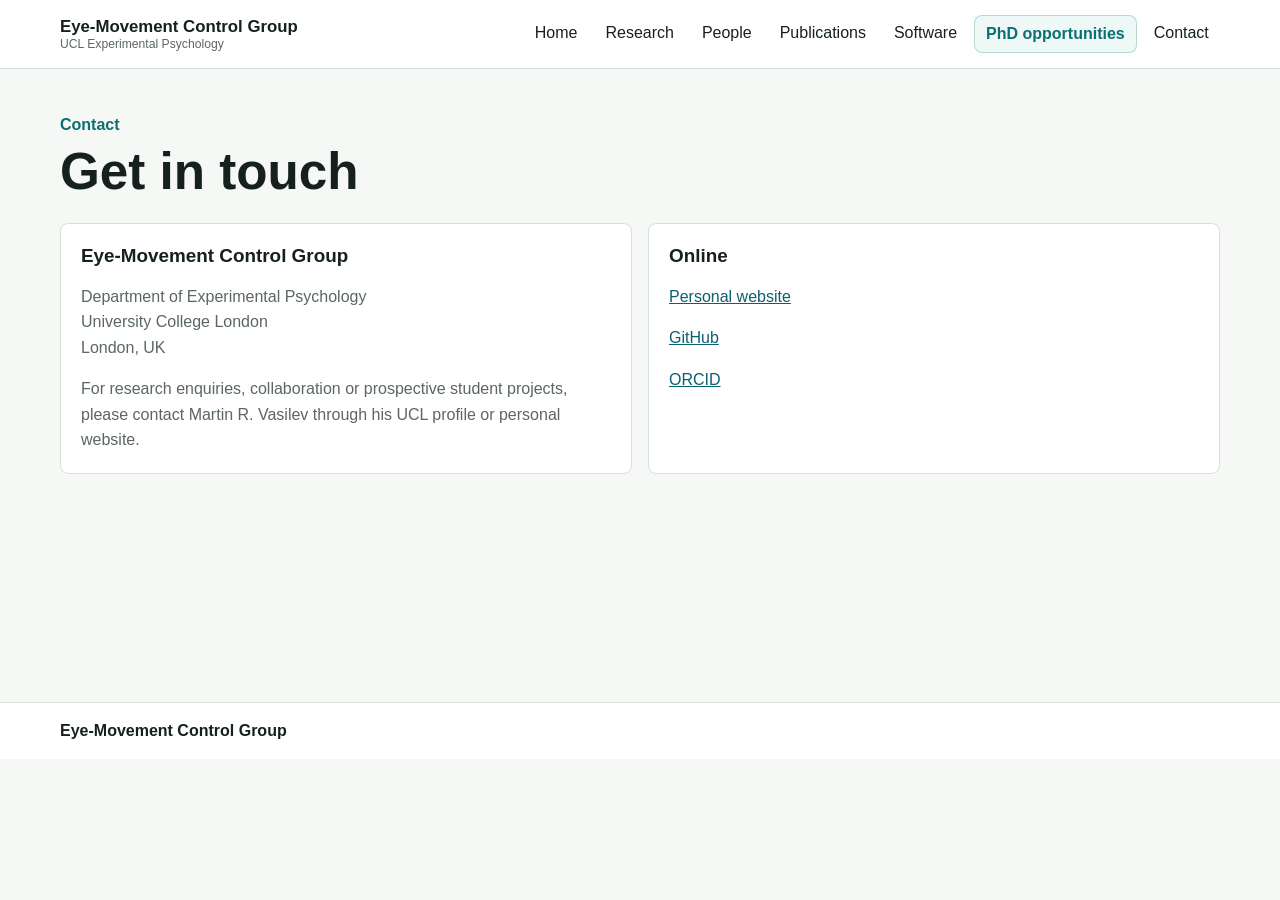
<file: contact.html>
<!doctype html><html lang="en"><head><meta charset="utf-8"><meta name="viewport" content="width=device-width,initial-scale=1"><title>Contact | Eye-Movement Control Group</title><link rel="stylesheet" href="assets/css/style.css"><link rel="stylesheet" href="assets/css/custom.css"></head><body>
<header class="site-header"><div class="container header-inner"><a class="site-brand-text" href="index.html">Eye-Movement Control Group<span>UCL Experimental Psychology</span></a><nav aria-label="Main navigation"><ul class="nav-list"><li><a href="index.html">Home</a></li><li><a href="research.html">Research</a></li><li><a href="people.html">People</a></li><li><a href="publications.html">Publications</a></li><li><a href="software.html">Software</a></li><li><a class="nav-highlight" href="join.html">PhD opportunities</a></li><li><a href="contact.html">Contact</a></li></ul></nav></div></header>
<main class="container page-main"><p class="kicker">Contact</p><h1>Get in touch</h1><div class="grid two-up"><div class="card"><h2>Eye-Movement Control Group</h2><p>Department of Experimental Psychology<br>University College London<br>London, UK</p><p>For research enquiries, collaboration or prospective student projects, please contact Martin R. Vasilev through his UCL profile or personal website.</p></div><div class="card"><h2>Online</h2><p><a href="https://martin-vasilev.github.io/">Personal website</a></p><p><a href="https://github.com/martin-vasilev">GitHub</a></p><p><a href="https://orcid.org/0000-0003-1944-8828">ORCID</a></p></div></div></main><footer class="site-footer"><div class="container footer-inner"><div><strong>Eye-Movement Control Group</strong></div></div></footer></body></html>
</file>
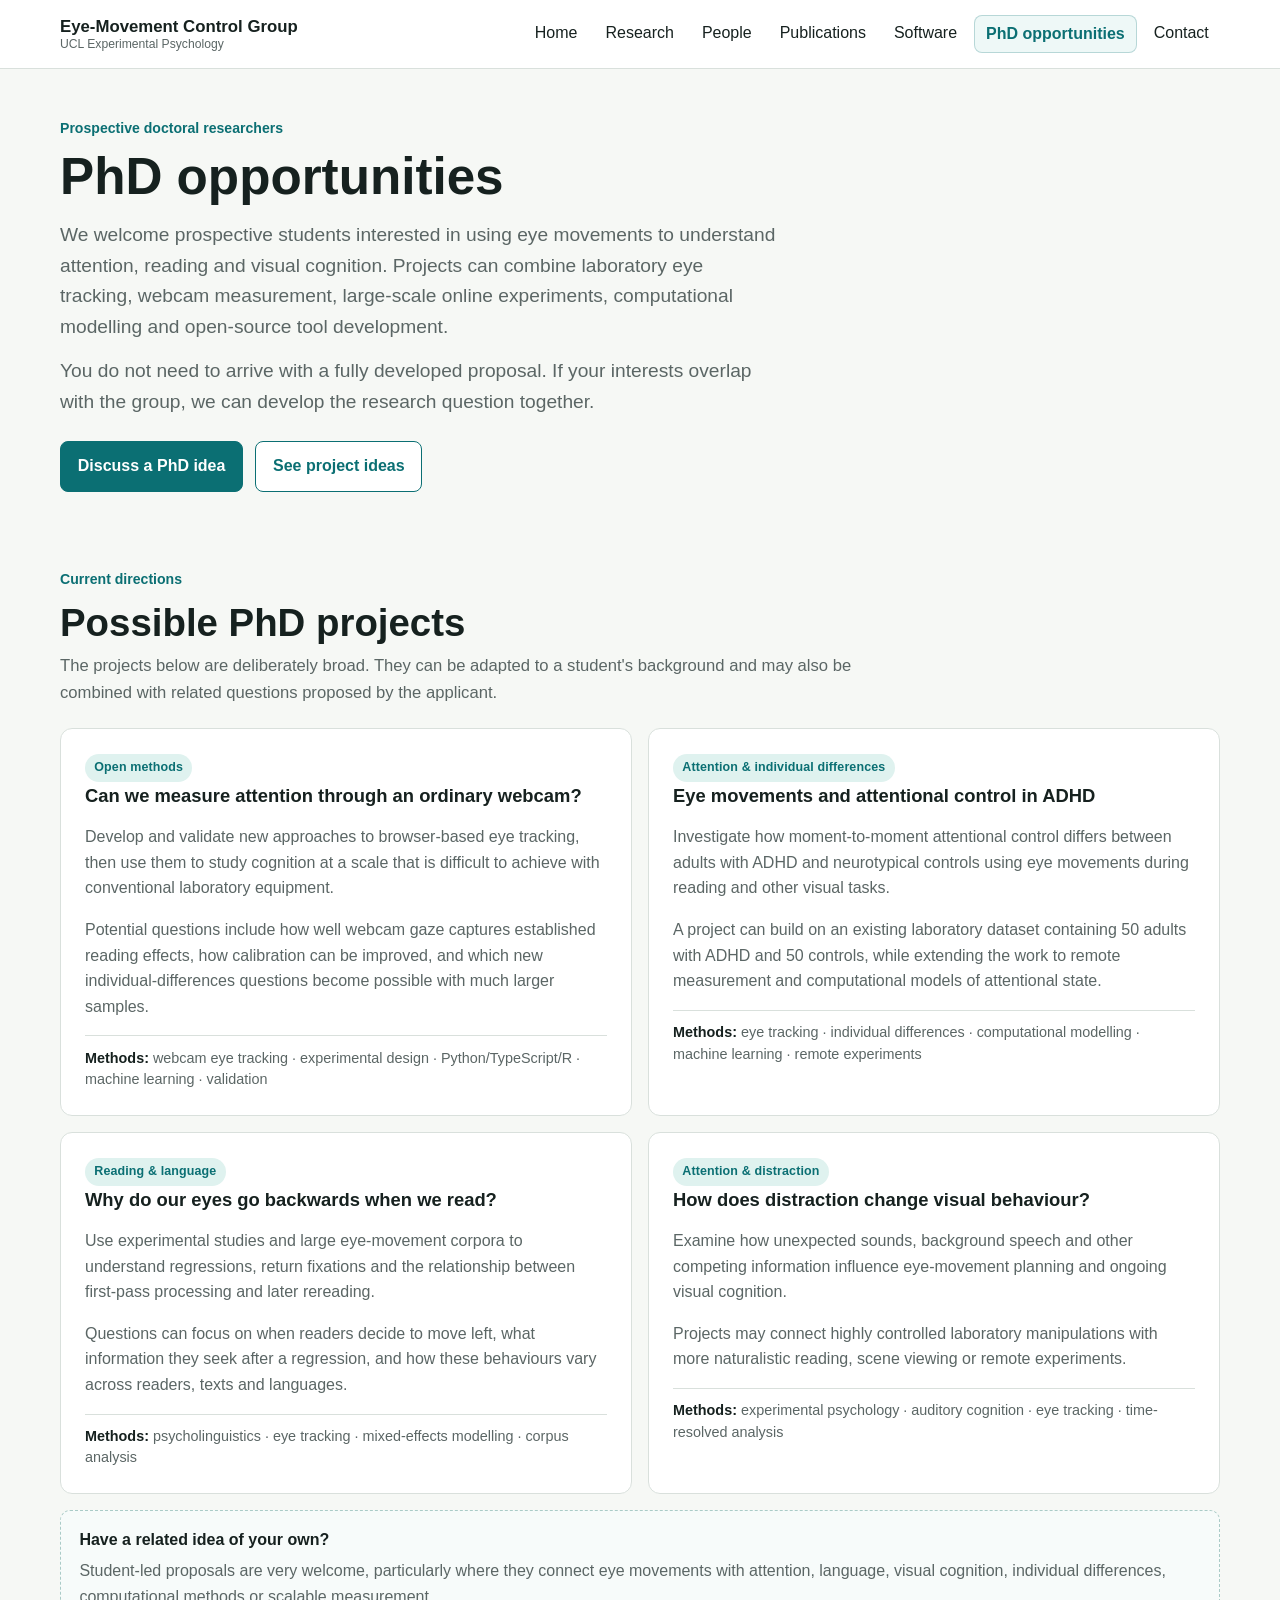
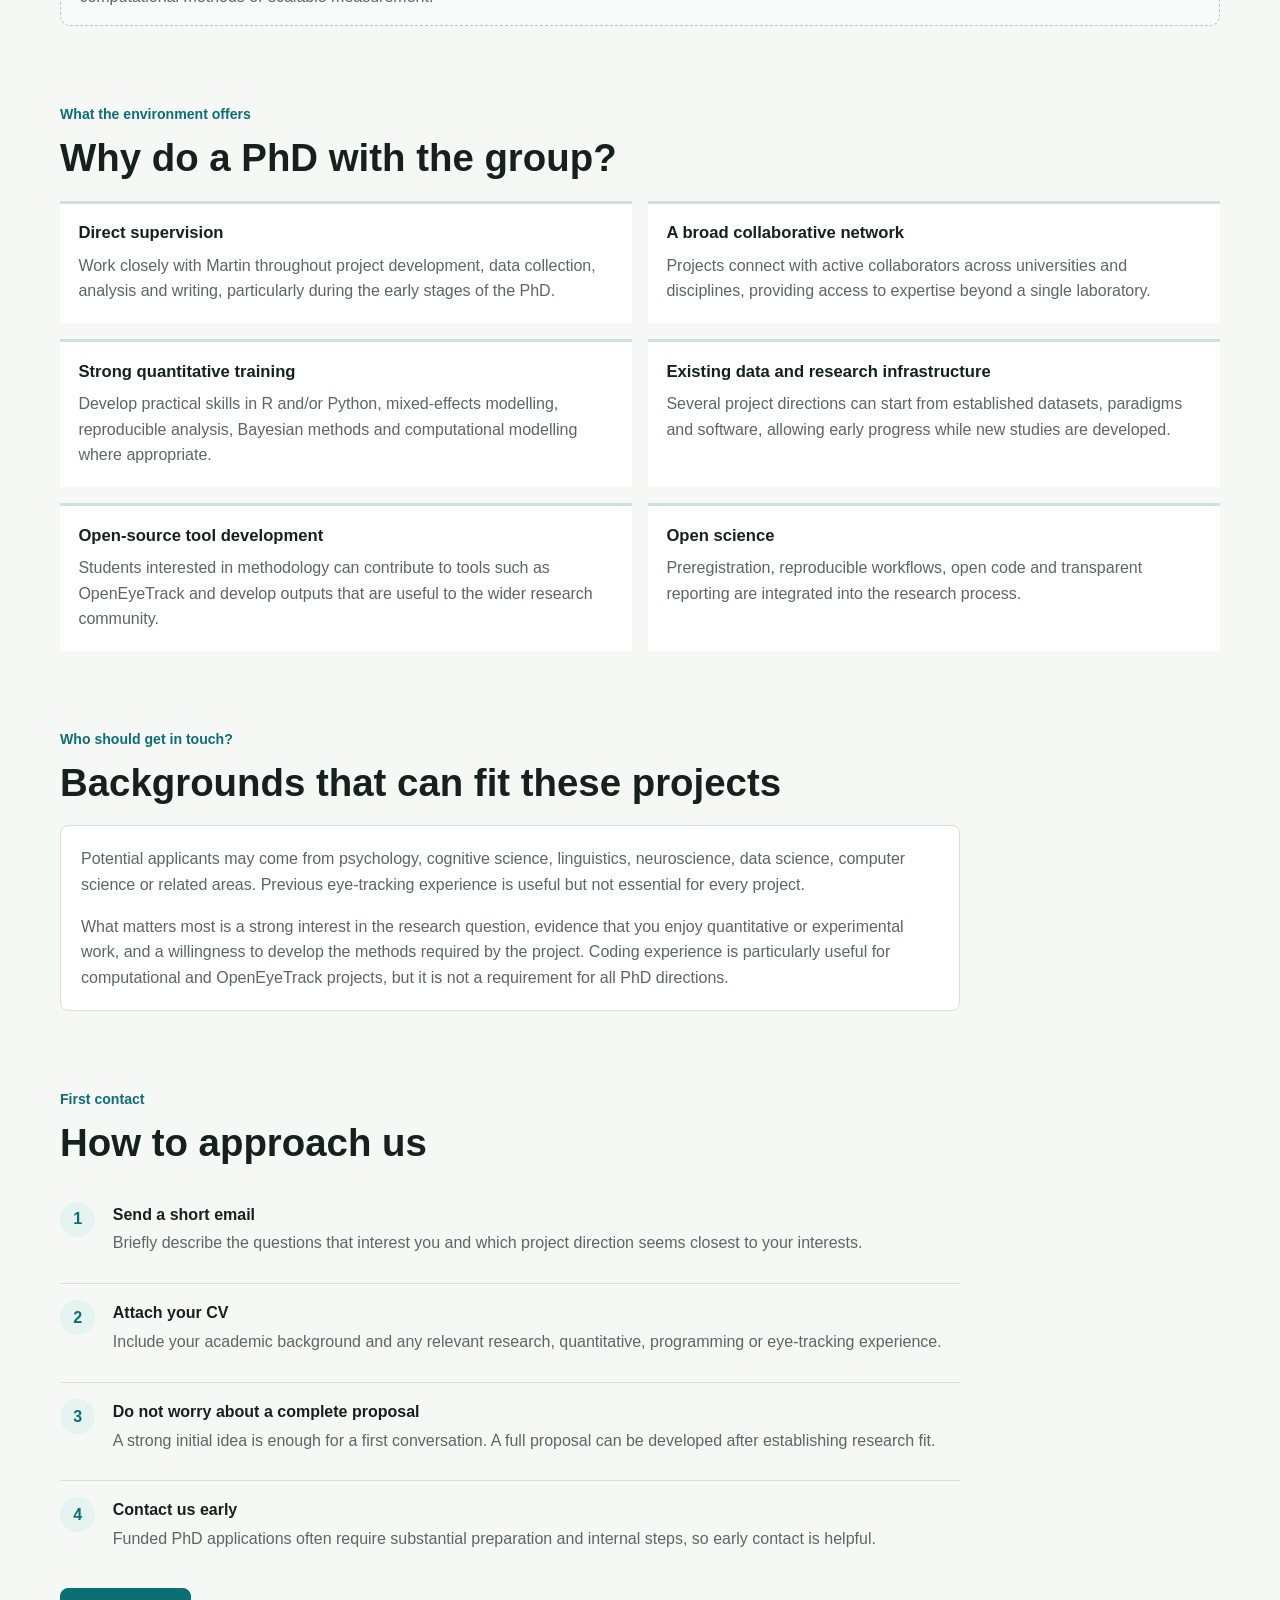
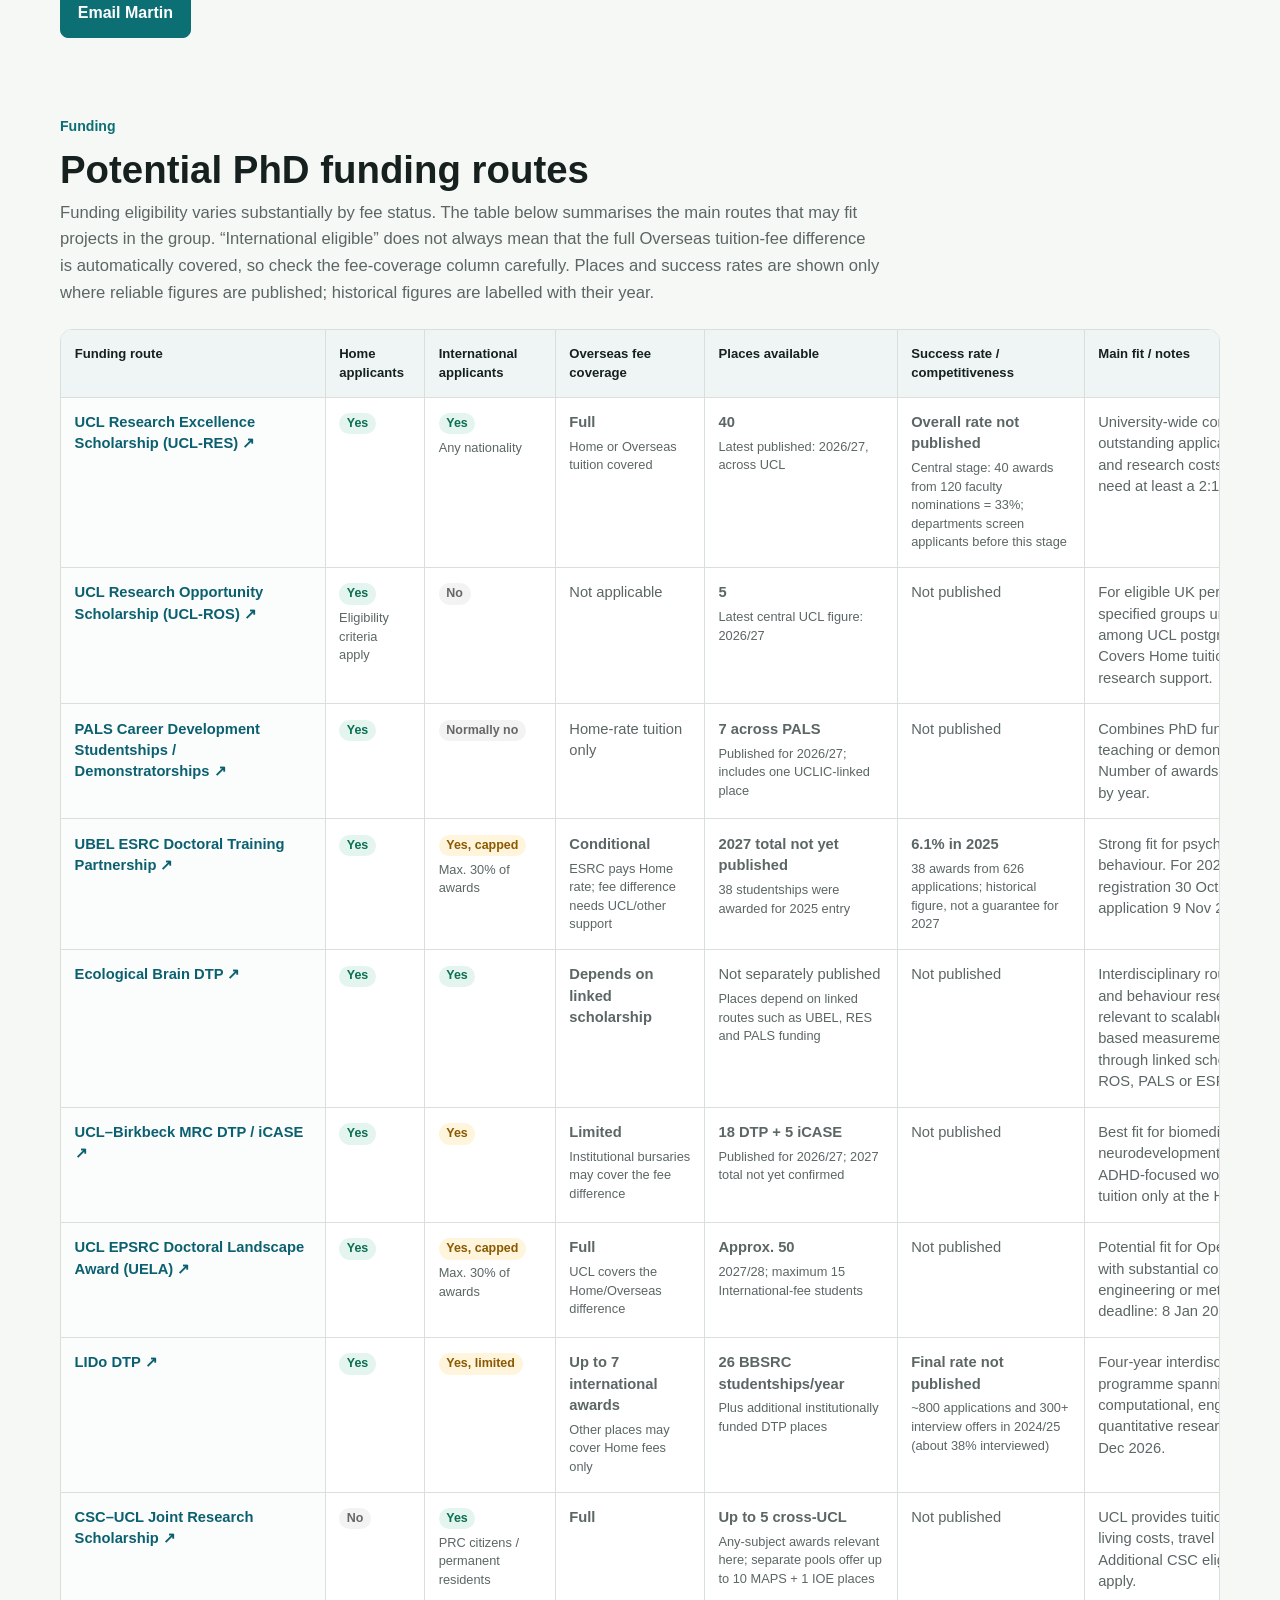
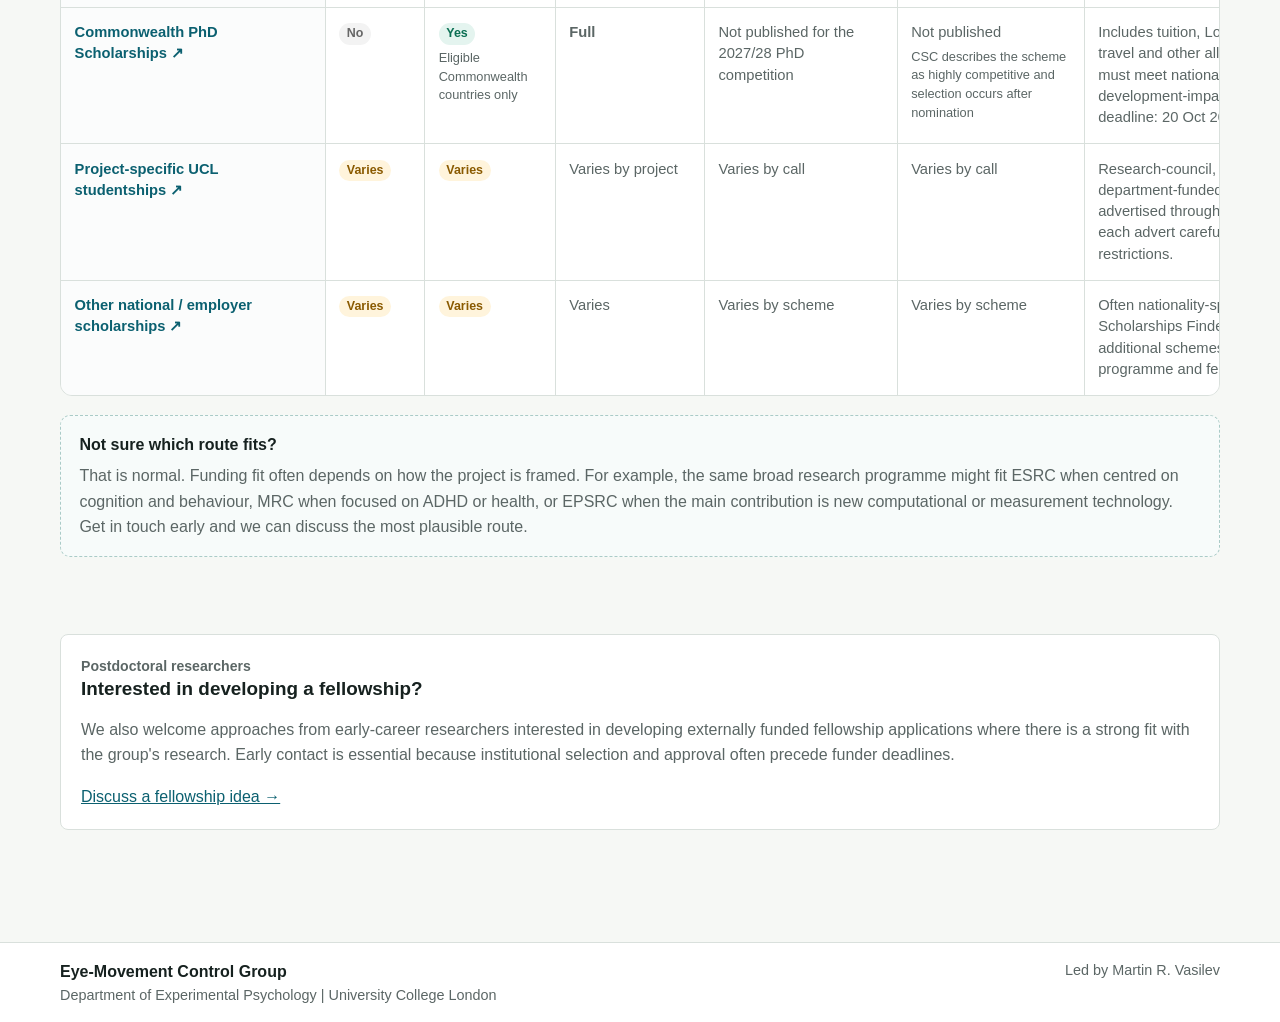
<file: join.html>
<!doctype html>
<html lang="en">
<head>
  <meta charset="utf-8">
  <meta name="viewport" content="width=device-width,initial-scale=1">
  <title>PhD opportunities | Eye-Movement Control Group</title>
  <meta name="description" content="Prospective PhD projects in eye tracking, attention, reading, ADHD, computational methods and webcam-based measurement at UCL.">
  <link rel="stylesheet" href="assets/css/style.css">
  <link rel="stylesheet" href="assets/css/custom.css">
</head>
<body>
<header class="site-header">
  <div class="container header-inner">
    <a class="site-brand-text" href="index.html">Eye-Movement Control Group<span>UCL Experimental Psychology</span></a>
    <nav aria-label="Main navigation">
      <ul class="nav-list">
        <li><a href="index.html">Home</a></li>
        <li><a href="research.html">Research</a></li>
        <li><a href="people.html">People</a></li>
        <li><a href="publications.html">Publications</a></li>
        <li><a href="software.html">Software</a></li>
        <li><a class="nav-highlight" href="join.html">PhD opportunities</a></li>
        <li><a href="contact.html">Contact</a></li>
      </ul>
    </nav>
  </div>
</header>

<main class="container page-main join-page">
  <section class="join-intro">
    <p class="eyebrow">Prospective doctoral researchers</p>
    <h1>PhD opportunities</h1>
    <p class="lead">We welcome prospective students interested in using eye movements to understand attention, reading and visual cognition. Projects can combine laboratory eye tracking, webcam measurement, large-scale online experiments, computational modelling and open-source tool development.</p>
    <p class="lead join-secondary-lead">You do not need to arrive with a fully developed proposal. If your interests overlap with the group, we can develop the research question together.</p>
    <div class="button-row">
      <a class="button" href="mailto:m.vasilev@ucl.ac.uk">Discuss a PhD idea</a>
      <a class="button button-secondary" href="#projects">See project ideas</a>
    </div>
  </section>

  <section class="section" id="projects">
    <div class="section-heading-block">
      <p class="eyebrow">Current directions</p>
      <h2>Possible PhD projects</h2>
      <p class="section-intro">The projects below are deliberately broad. They can be adapted to a student's background and may also be combined with related questions proposed by the applicant.</p>
    </div>

    <div class="project-grid">
      <article class="project-card project-card-large">
        <span class="project-label">Open methods</span>
        <h3>Can we measure attention through an ordinary webcam?</h3>
        <p>Develop and validate new approaches to browser-based eye tracking, then use them to study cognition at a scale that is difficult to achieve with conventional laboratory equipment.</p>
        <p>Potential questions include how well webcam gaze captures established reading effects, how calibration can be improved, and which new individual-differences questions become possible with much larger samples.</p>
        <p class="project-meta"><strong>Methods:</strong> webcam eye tracking · experimental design · Python/TypeScript/R · machine learning · validation</p>
      </article>

      <article class="project-card project-card-large">
        <span class="project-label">Attention &amp; individual differences</span>
        <h3>Eye movements and attentional control in ADHD</h3>
        <p>Investigate how moment-to-moment attentional control differs between adults with ADHD and neurotypical controls using eye movements during reading and other visual tasks.</p>
        <p>A project can build on an existing laboratory dataset containing 50 adults with ADHD and 50 controls, while extending the work to remote measurement and computational models of attentional state.</p>
        <p class="project-meta"><strong>Methods:</strong> eye tracking · individual differences · computational modelling · machine learning · remote experiments</p>
      </article>

      <article class="project-card project-card-large">
        <span class="project-label">Reading &amp; language</span>
        <h3>Why do our eyes go backwards when we read?</h3>
        <p>Use experimental studies and large eye-movement corpora to understand regressions, return fixations and the relationship between first-pass processing and later rereading.</p>
        <p>Questions can focus on when readers decide to move left, what information they seek after a regression, and how these behaviours vary across readers, texts and languages.</p>
        <p class="project-meta"><strong>Methods:</strong> psycholinguistics · eye tracking · mixed-effects modelling · corpus analysis</p>
      </article>

      <article class="project-card project-card-large">
        <span class="project-label">Attention &amp; distraction</span>
        <h3>How does distraction change visual behaviour?</h3>
        <p>Examine how unexpected sounds, background speech and other competing information influence eye-movement planning and ongoing visual cognition.</p>
        <p>Projects may connect highly controlled laboratory manipulations with more naturalistic reading, scene viewing or remote experiments.</p>
        <p class="project-meta"><strong>Methods:</strong> experimental psychology · auditory cognition · eye tracking · time-resolved analysis</p>
      </article>
    </div>

    <div class="idea-note">
      <strong>Have a related idea of your own?</strong>
      <p>Student-led proposals are very welcome, particularly where they connect eye movements with attention, language, visual cognition, individual differences, computational methods or scalable measurement.</p>
    </div>
  </section>

  <section class="section">
    <div class="section-heading-block">
      <p class="eyebrow">What the environment offers</p>
      <h2>Why do a PhD with the group?</h2>
    </div>
    <div class="benefit-grid">
      <article class="benefit-card"><h3>Direct supervision</h3><p>Work closely with Martin throughout project development, data collection, analysis and writing, particularly during the early stages of the PhD.</p></article>
      <article class="benefit-card"><h3>A broad collaborative network</h3><p>Projects connect with active collaborators across universities and disciplines, providing access to expertise beyond a single laboratory.</p></article>
      <article class="benefit-card"><h3>Strong quantitative training</h3><p>Develop practical skills in R and/or Python, mixed-effects modelling, reproducible analysis, Bayesian methods and computational modelling where appropriate.</p></article>
      <article class="benefit-card"><h3>Existing data and research infrastructure</h3><p>Several project directions can start from established datasets, paradigms and software, allowing early progress while new studies are developed.</p></article>
      <article class="benefit-card"><h3>Open-source tool development</h3><p>Students interested in methodology can contribute to tools such as OpenEyeTrack and develop outputs that are useful to the wider research community.</p></article>
      <article class="benefit-card"><h3>Open science</h3><p>Preregistration, reproducible workflows, open code and transparent reporting are integrated into the research process.</p></article>
    </div>
  </section>

  <section class="section">
    <div class="section-heading-block">
      <p class="eyebrow">Who should get in touch?</p>
      <h2>Backgrounds that can fit these projects</h2>
    </div>
    <div class="panel prose-panel">
      <p>Potential applicants may come from psychology, cognitive science, linguistics, neuroscience, data science, computer science or related areas. Previous eye-tracking experience is useful but not essential for every project.</p>
      <p>What matters most is a strong interest in the research question, evidence that you enjoy quantitative or experimental work, and a willingness to develop the methods required by the project. Coding experience is particularly useful for computational and OpenEyeTrack projects, but it is not a requirement for all PhD directions.</p>
    </div>
  </section>

  <section class="section">
    <div class="section-heading-block">
      <p class="eyebrow">First contact</p>
      <h2>How to approach us</h2>
    </div>
    <div class="application-steps">
      <div class="application-step"><span>1</span><div><h3>Send a short email</h3><p>Briefly describe the questions that interest you and which project direction seems closest to your interests.</p></div></div>
      <div class="application-step"><span>2</span><div><h3>Attach your CV</h3><p>Include your academic background and any relevant research, quantitative, programming or eye-tracking experience.</p></div></div>
      <div class="application-step"><span>3</span><div><h3>Do not worry about a complete proposal</h3><p>A strong initial idea is enough for a first conversation. A full proposal can be developed after establishing research fit.</p></div></div>
      <div class="application-step"><span>4</span><div><h3>Contact us early</h3><p>Funded PhD applications often require substantial preparation and internal steps, so early contact is helpful.</p></div></div>
    </div>
    <p class="section-action"><a class="button" href="mailto:m.vasilev@ucl.ac.uk">Email Martin</a></p>
  </section>

  <section class="section">
    <div class="section-heading-block">
      <p class="eyebrow">Funding</p>
      <h2>Potential PhD funding routes</h2>
      <p class="section-intro">Funding eligibility varies substantially by fee status. The table below summarises the main routes that may fit projects in the group. “International eligible” does not always mean that the full Overseas tuition-fee difference is automatically covered, so check the fee-coverage column carefully. Places and success rates are shown only where reliable figures are published; historical figures are labelled with their year.</p>
    </div>

    <div class="funding-table-wrap" role="region" aria-label="PhD funding routes" tabindex="0">
      <table class="funding-table">
        <thead>
          <tr>
            <th scope="col">Funding route</th>
            <th scope="col">Home applicants</th>
            <th scope="col">International applicants</th>
            <th scope="col">Overseas fee coverage</th>
            <th scope="col">Places available</th>
            <th scope="col">Success rate / competitiveness</th>
            <th scope="col">Main fit / notes</th>
          </tr>
        </thead>
        <tbody>
          <tr>
            <th scope="row"><a href="https://www.ucl.ac.uk/scholarships/research-excellence-scholarship" target="_blank" rel="noreferrer">UCL Research Excellence Scholarship (UCL-RES) ↗</a></th>
            <td><span class="table-status table-status-yes">Yes</span></td>
            <td><span class="table-status table-status-yes">Yes</span><br><span class="table-note">Any nationality</span></td>
            <td><strong>Full</strong><br><span class="table-note">Home or Overseas tuition covered</span></td>
            <td><strong>40</strong><br><span class="table-note">Latest published: 2026/27, across UCL</span></td>
            <td><strong>Overall rate not published</strong><br><span class="table-note">Central stage: 40 awards from 120 faculty nominations = 33%; departments screen applicants before this stage</span></td>
            <td>University-wide competition for outstanding applicants. Includes stipend and research costs; applicants normally need at least a 2:1 or equivalent.</td>
          </tr>

          <tr>
            <th scope="row"><a href="https://www.ucl.ac.uk/scholarships/ucl-research-opportunity-scholarship" target="_blank" rel="noreferrer">UCL Research Opportunity Scholarship (UCL-ROS) ↗</a></th>
            <td><span class="table-status table-status-yes">Yes</span><br><span class="table-note">Eligibility criteria apply</span></td>
            <td><span class="table-status table-status-no">No</span></td>
            <td>Not applicable</td>
            <td><strong>5</strong><br><span class="table-note">Latest central UCL figure: 2026/27</span></td>
            <td>Not published</td>
            <td>For eligible UK permanent residents from specified groups under-represented among UCL postgraduate researchers. Covers Home tuition plus stipend and research support.</td>
          </tr>

          <tr>
            <th scope="row"><a href="https://www.ucl.ac.uk/brain-sciences/pals/research/experimental-psychology/graduate-programmes/what-do-i-need" target="_blank" rel="noreferrer">PALS Career Development Studentships / Demonstratorships ↗</a></th>
            <td><span class="table-status table-status-yes">Yes</span></td>
            <td><span class="table-status table-status-no">Normally no</span></td>
            <td>Home-rate tuition only</td>
            <td><strong>7 across PALS</strong><br><span class="table-note">Published for 2026/27; includes one UCLIC-linked place</span></td>
            <td>Not published</td>
            <td>Combines PhD funding with a substantial teaching or demonstrating contribution. Number of awards and exact terms vary by year.</td>
          </tr>

          <tr>
            <th scope="row"><a href="https://ubel-dtp.ac.uk/esrc-studentships-main-competition/" target="_blank" rel="noreferrer">UBEL ESRC Doctoral Training Partnership ↗</a></th>
            <td><span class="table-status table-status-yes">Yes</span></td>
            <td><span class="table-status table-status-conditional">Yes, capped</span><br><span class="table-note">Max. 30% of awards</span></td>
            <td><strong>Conditional</strong><br><span class="table-note">ESRC pays Home rate; fee difference needs UCL/other support</span></td>
            <td><strong>2027 total not yet published</strong><br><span class="table-note">38 studentships were awarded for 2025 entry</span></td>
            <td><strong>6.1% in 2025</strong><br><span class="table-note">38 awards from 626 applications; historical figure, not a guarantee for 2027</span></td>
            <td>Strong fit for psychology, cognition and behaviour. For 2027 entry: pre-registration 30 Oct 2026; preliminary application 9 Nov 2026.</td>
          </tr>

          <tr>
            <th scope="row"><a href="https://www.ucl.ac.uk/brain-sciences/pals/research/ecological-brain-dtp/prospective-students" target="_blank" rel="noreferrer">Ecological Brain DTP ↗</a></th>
            <td><span class="table-status table-status-yes">Yes</span></td>
            <td><span class="table-status table-status-yes">Yes</span></td>
            <td><strong>Depends on linked scholarship</strong></td>
            <td>Not separately published<br><span class="table-note">Places depend on linked routes such as UBEL, RES and PALS funding</span></td>
            <td>Not published</td>
            <td>Interdisciplinary route for real-world brain and behaviour research. Particularly relevant to scalable, mobile or webcam-based measurement; funding comes through linked schemes such as RES, ROS, PALS or ESRC.</td>
          </tr>

          <tr>
            <th scope="row"><a href="https://www.uclbbk-mrcdtp.ac.uk/apply" target="_blank" rel="noreferrer">UCL–Birkbeck MRC DTP / iCASE ↗</a></th>
            <td><span class="table-status table-status-yes">Yes</span></td>
            <td><span class="table-status table-status-conditional">Yes</span></td>
            <td><strong>Limited</strong><br><span class="table-note">Institutional bursaries may cover the fee difference</span></td>
            <td><strong>18 DTP + 5 iCASE</strong><br><span class="table-note">Published for 2026/27; 2027 total not yet confirmed</span></td>
            <td>Not published</td>
            <td>Best fit for biomedical, mental-health and neurodevelopmental projects, including ADHD-focused work. UKRI itself pays tuition only at the Home rate.</td>
          </tr>

          <tr>
            <th scope="row"><a href="https://www.ucl.ac.uk/epsrc-doctoral-training/prospective-students/ucl-epsrc-doctoral-landscape-award-uela-studentships" target="_blank" rel="noreferrer">UCL EPSRC Doctoral Landscape Award (UELA) ↗</a></th>
            <td><span class="table-status table-status-yes">Yes</span></td>
            <td><span class="table-status table-status-conditional">Yes, capped</span><br><span class="table-note">Max. 30% of awards</span></td>
            <td><strong>Full</strong><br><span class="table-note">UCL covers the Home/Overseas difference</span></td>
            <td><strong>Approx. 50</strong><br><span class="table-note">2027/28; maximum 15 International-fee students</span></td>
            <td>Not published</td>
            <td>Potential fit for OpenEyeTrack projects with substantial computational, AI, engineering or methods content. 2027/28 deadline: 8 Jan 2027.</td>
          </tr>

          <tr>
            <th scope="row"><a href="https://www.lido-dtp.ac.uk/apply" target="_blank" rel="noreferrer">LIDo DTP ↗</a></th>
            <td><span class="table-status table-status-yes">Yes</span></td>
            <td><span class="table-status table-status-conditional">Yes, limited</span></td>
            <td><strong>Up to 7 international awards</strong><br><span class="table-note">Other places may cover Home fees only</span></td>
            <td><strong>26 BBSRC studentships/year</strong><br><span class="table-note">Plus additional institutionally funded DTP places</span></td>
            <td><strong>Final rate not published</strong><br><span class="table-note">~800 applications and 300+ interview offers in 2024/25 (about 38% interviewed)</span></td>
            <td>Four-year interdisciplinary BBSRC programme spanning biological, computational, engineering and quantitative research. 2027 deadline: 1 Dec 2026.</td>
          </tr>

          <tr>
            <th scope="row"><a href="https://www.ucl.ac.uk/scholarships/china-scholarship-council-ucl-joint-research-scholarship" target="_blank" rel="noreferrer">CSC–UCL Joint Research Scholarship ↗</a></th>
            <td><span class="table-status table-status-no">No</span></td>
            <td><span class="table-status table-status-yes">Yes</span><br><span class="table-note">PRC citizens / permanent residents</span></td>
            <td><strong>Full</strong></td>
            <td><strong>Up to 5 cross-UCL</strong><br><span class="table-note">Any-subject awards relevant here; separate pools offer up to 10 MAPS + 1 IOE places</span></td>
            <td>Not published</td>
            <td>UCL provides tuition and CSC provides living costs, travel and visa support. Additional CSC eligibility conditions apply.</td>
          </tr>

          <tr>
            <th scope="row"><a href="https://cscuk.fcdo.gov.uk/scholarships/commonwealth-phd-scholarships/" target="_blank" rel="noreferrer">Commonwealth PhD Scholarships ↗</a></th>
            <td><span class="table-status table-status-no">No</span></td>
            <td><span class="table-status table-status-yes">Yes</span><br><span class="table-note">Eligible Commonwealth countries only</span></td>
            <td><strong>Full</strong></td>
            <td>Not published for the 2027/28 PhD competition</td>
            <td>Not published<br><span class="table-note">CSC describes the scheme as highly competitive and selection occurs after nomination</span></td>
            <td>Includes tuition, London-rate living costs, travel and other allowances. Applicants must meet nationality/residency and development-impact criteria. 2027/28 deadline: 20 Oct 2026.</td>
          </tr>

          <tr>
            <th scope="row"><a href="https://www.ucl.ac.uk/study/doctoral-school/funding/apply-studentships" target="_blank" rel="noreferrer">Project-specific UCL studentships ↗</a></th>
            <td><span class="table-status table-status-conditional">Varies</span></td>
            <td><span class="table-status table-status-conditional">Varies</span></td>
            <td>Varies by project</td>
            <td>Varies by call</td>
            <td>Varies by call</td>
            <td>Research-council, charity, industry and department-funded projects are advertised throughout the year. Check each advert carefully for fee-status restrictions.</td>
          </tr>

          <tr>
            <th scope="row"><a href="https://www.ucl.ac.uk/scholarships/scholarships-finder" target="_blank" rel="noreferrer">Other national / employer scholarships ↗</a></th>
            <td><span class="table-status table-status-conditional">Varies</span></td>
            <td><span class="table-status table-status-conditional">Varies</span></td>
            <td>Varies</td>
            <td>Varies by scheme</td>
            <td>Varies by scheme</td>
            <td>Often nationality-specific. UCL's Scholarships Finder can identify additional schemes based on nationality, programme and fee status.</td>
          </tr>
        </tbody>
      </table>
    </div>

    <div class="idea-note funding-tip">
      <strong>Not sure which route fits?</strong>
      <p>That is normal. Funding fit often depends on how the project is framed. For example, the same broad research programme might fit ESRC when centred on cognition and behaviour, MRC when focused on ADHD or health, or EPSRC when the main contribution is new computational or measurement technology. Get in touch early and we can discuss the most plausible route.</p>
    </div>
  </section>
  <section class="section postdoc-note">
    <div class="panel">
      <p class="eyebrow">Postdoctoral researchers</p>
      <h2>Interested in developing a fellowship?</h2>
      <p>We also welcome approaches from early-career researchers interested in developing externally funded fellowship applications where there is a strong fit with the group's research. Early contact is essential because institutional selection and approval often precede funder deadlines.</p>
      <p><a href="mailto:m.vasilev@ucl.ac.uk">Discuss a fellowship idea →</a></p>
    </div>
  </section>
</main>

<footer class="site-footer">
  <div class="container footer-inner">
    <div><strong>Eye-Movement Control Group</strong><div class="small">Department of Experimental Psychology | University College London</div></div>
    <div class="small">Led by Martin R. Vasilev</div>
  </div>
</footer>
</body>
</html>
</file>
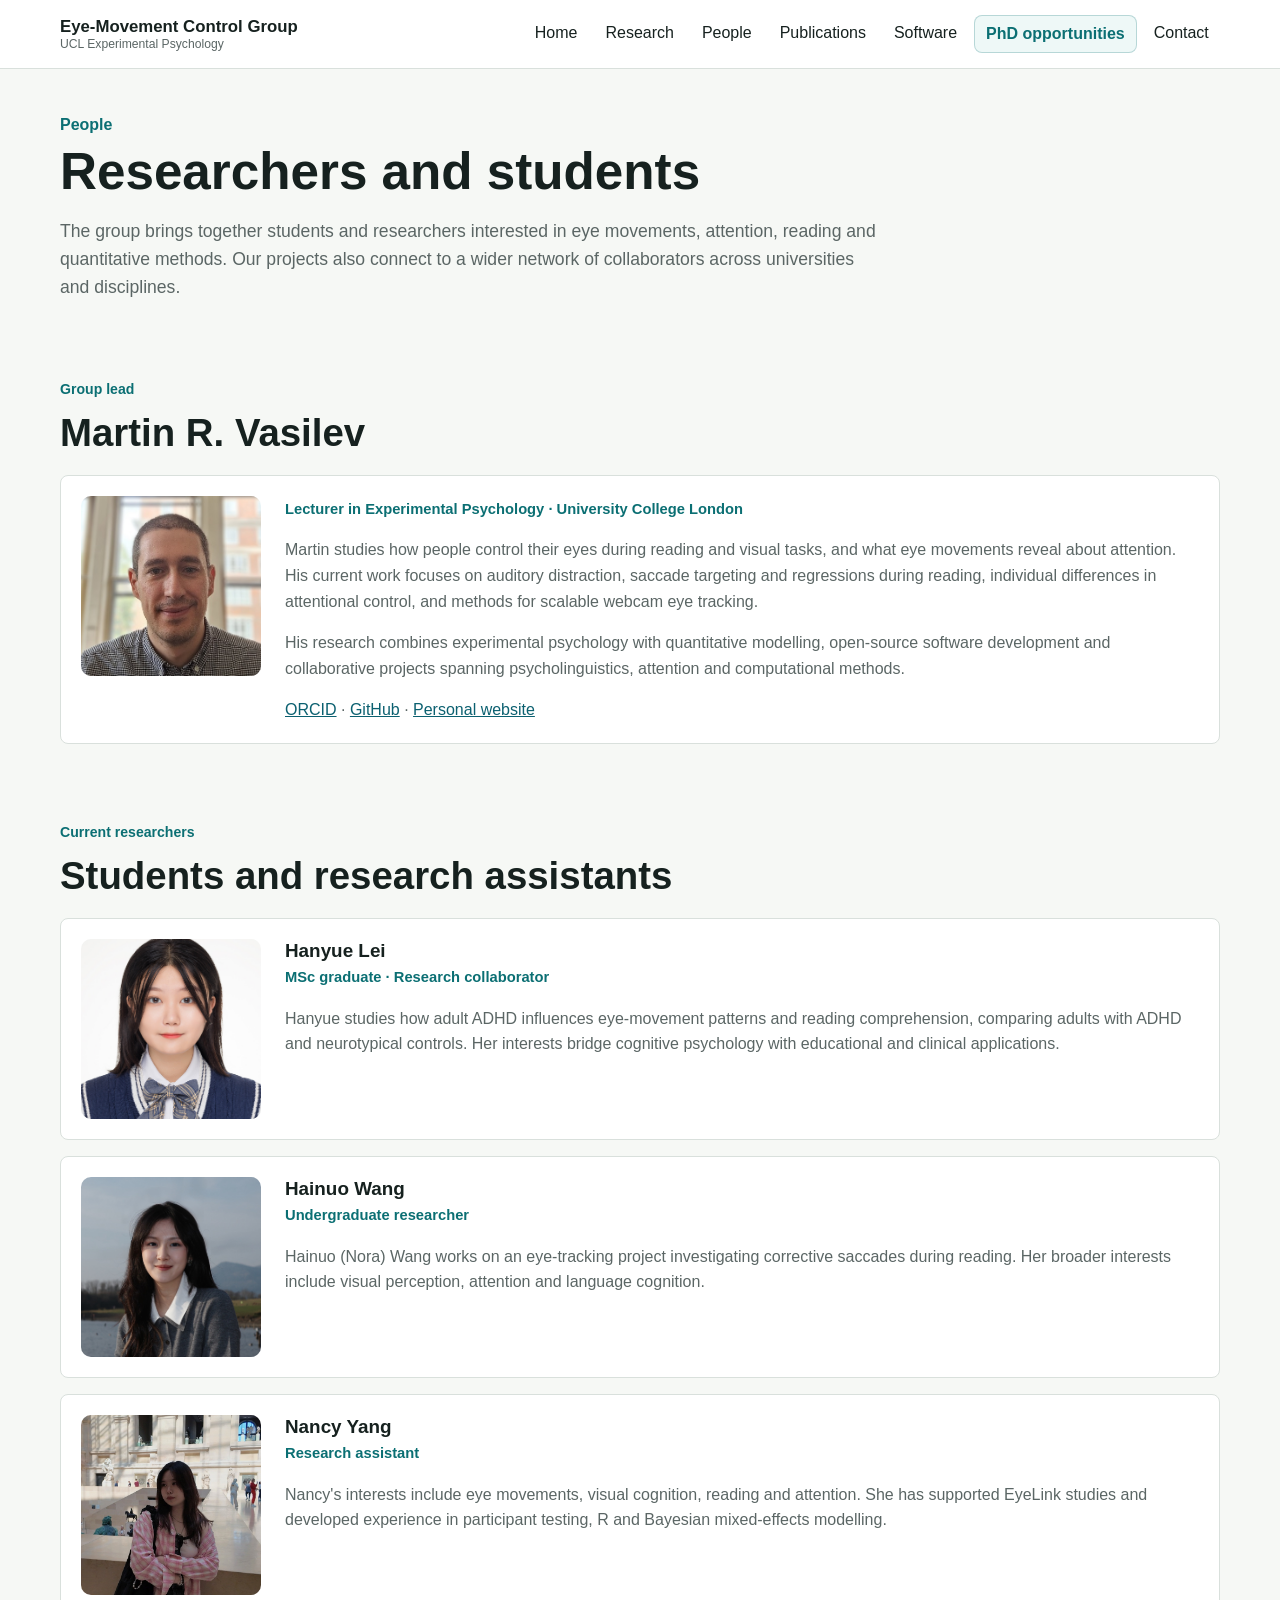
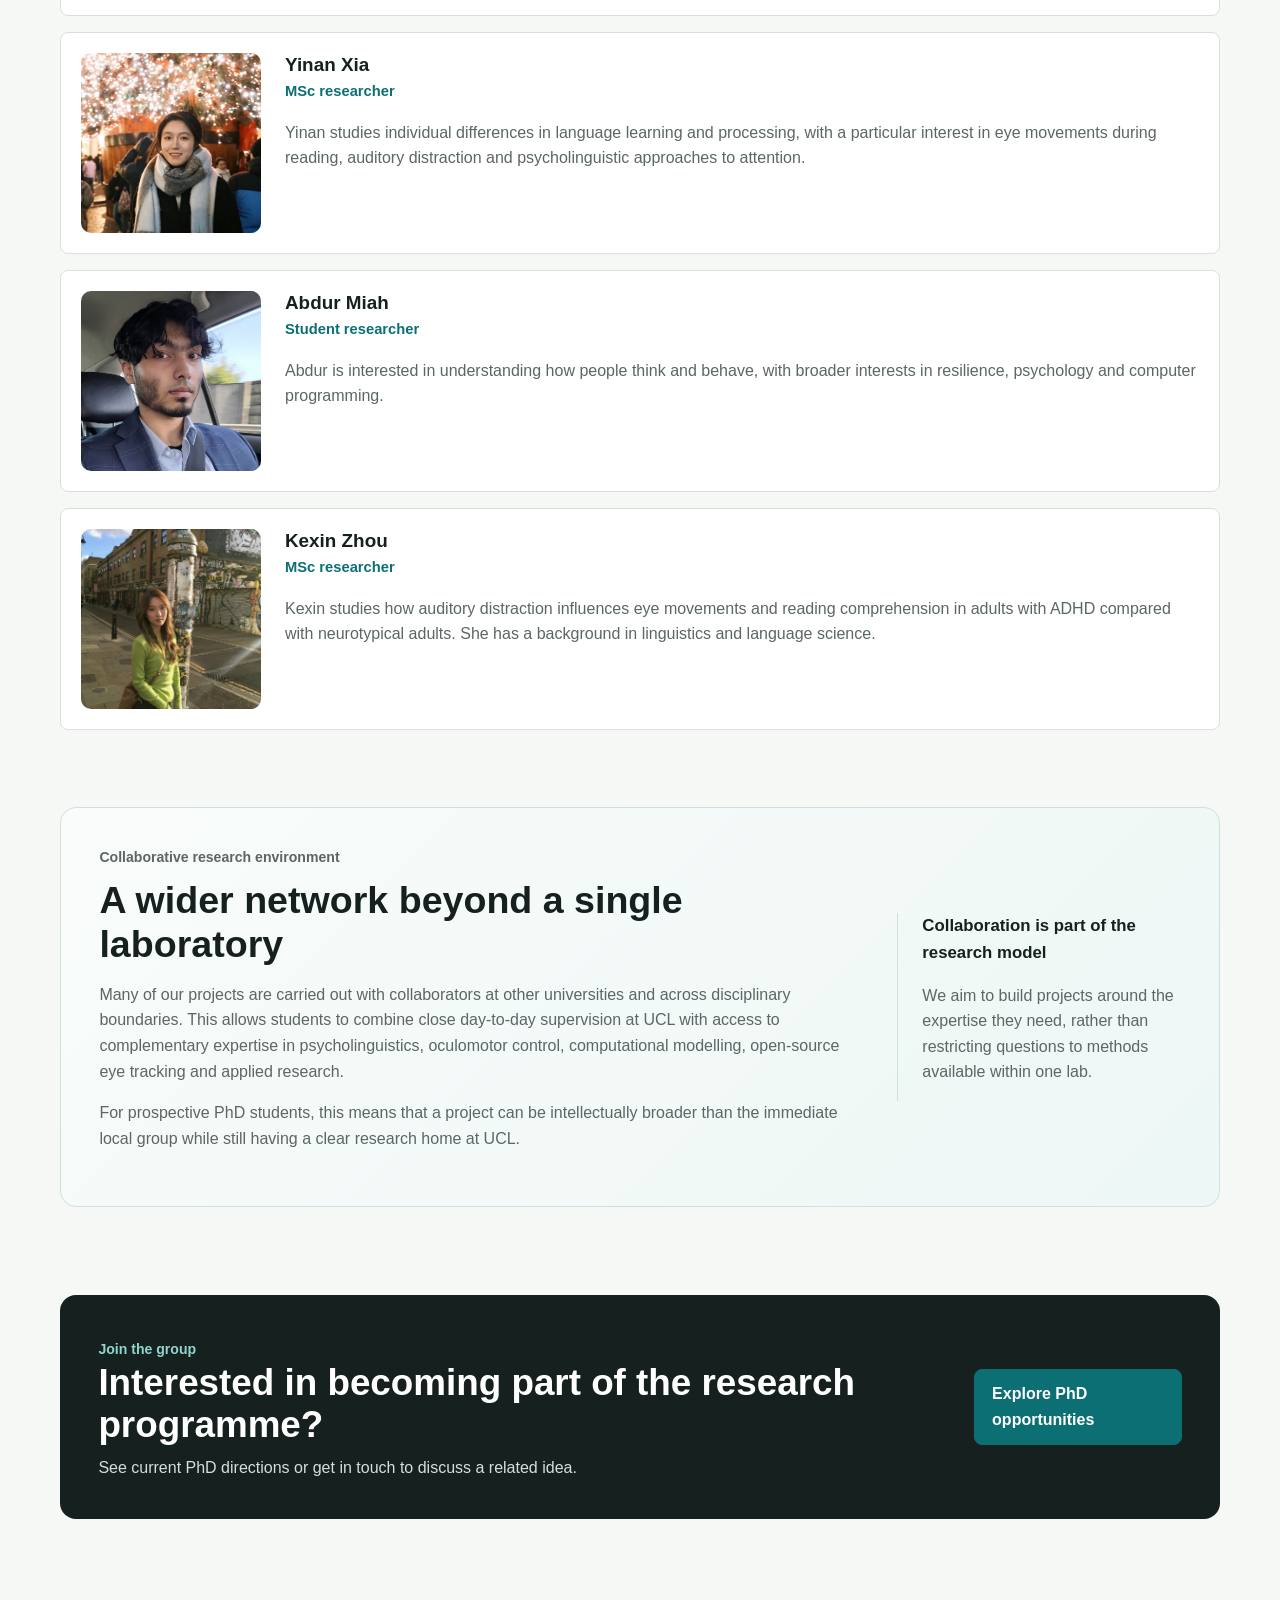
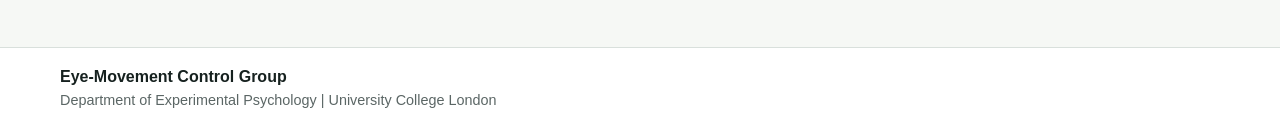
<file: people.html>
<!doctype html>
<html lang="en">
<head>
  <meta charset="utf-8">
  <meta name="viewport" content="width=device-width,initial-scale=1">
  <title>People | Eye-Movement Control Group</title>
  <meta name="description" content="Researchers and students in the Eye-Movement Control Group at UCL.">
  <link rel="stylesheet" href="assets/css/style.css">
  <link rel="stylesheet" href="assets/css/custom.css">
</head>
<body>
<header class="site-header">
  <div class="container header-inner">
    <a class="site-brand-text" href="index.html">Eye-Movement Control Group<span>UCL Experimental Psychology</span></a>
    <nav aria-label="Main navigation">
      <ul class="nav-list">
        <li><a href="index.html">Home</a></li>
        <li><a href="research.html">Research</a></li>
        <li><a href="people.html">People</a></li>
        <li><a href="publications.html">Publications</a></li>
        <li><a href="software.html">Software</a></li>
        <li><a class="nav-highlight" href="join.html">PhD opportunities</a></li>
        <li><a href="contact.html">Contact</a></li>
      </ul>
    </nav>
  </div>
</header>

<main class="container page-main">
  <p class="kicker">People</p>
  <h1>Researchers and students</h1>
  <p class="page-intro">The group brings together students and researchers interested in eye movements, attention, reading and quantitative methods. Our projects also connect to a wider network of collaborators across universities and disciplines.</p>

  <section class="section">
    <div class="section-heading-block">
      <p class="eyebrow">Group lead</p>
      <h2>Martin R. Vasilev</h2>
    </div>

    <div class="card person-card lead-person-card">
      <img src="images/martin-vasilev.jpg" alt="Martin Vasilev">
      <div>
        <p class="person-role">Lecturer in Experimental Psychology · University College London</p>
        <p>Martin studies how people control their eyes during reading and visual tasks, and what eye movements reveal about attention. His current work focuses on auditory distraction, saccade targeting and regressions during reading, individual differences in attentional control, and methods for scalable webcam eye tracking.</p>
        <p>His research combines experimental psychology with quantitative modelling, open-source software development and collaborative projects spanning psycholinguistics, attention and computational methods.</p>
        <p><a href="https://orcid.org/0000-0003-1944-8828">ORCID</a> · <a href="https://github.com/martin-vasilev">GitHub</a> · <a href="https://martin-vasilev.github.io/">Personal website</a></p>
      </div>
    </div>
  </section>

  <section class="section">
    <div class="section-heading-block">
      <p class="eyebrow">Current researchers</p>
      <h2>Students and research assistants</h2>
    </div>

    <div class="people-grid">
      <article class="card person-card">
        <img src="images/hanyue-lei.jpeg" alt="Hanyue Lei">
        <div>
          <h2>Hanyue Lei</h2>
          <p class="person-role">MSc graduate · Research collaborator</p>
          <p>Hanyue studies how adult ADHD influences eye-movement patterns and reading comprehension, comparing adults with ADHD and neurotypical controls. Her interests bridge cognitive psychology with educational and clinical applications.</p>
        </div>
      </article>

      <article class="card person-card">
        <img src="images/hainuo-wang.jpeg" alt="Hainuo Wang">
        <div>
          <h2>Hainuo Wang</h2>
          <p class="person-role">Undergraduate researcher</p>
          <p>Hainuo (Nora) Wang works on an eye-tracking project investigating corrective saccades during reading. Her broader interests include visual perception, attention and language cognition.</p>
        </div>
      </article>

      <article class="card person-card">
        <img src="images/nancy-yang.png" alt="Nancy Yang">
        <div>
          <h2>Nancy Yang</h2>
          <p class="person-role">Research assistant</p>
          <p>Nancy's interests include eye movements, visual cognition, reading and attention. She has supported EyeLink studies and developed experience in participant testing, R and Bayesian mixed-effects modelling.</p>
        </div>
      </article>

      <article class="card person-card">
        <img src="images/yinan-xia.jpg" alt="Yinan Xia">
        <div>
          <h2>Yinan Xia</h2>
          <p class="person-role">MSc researcher</p>
          <p>Yinan studies individual differences in language learning and processing, with a particular interest in eye movements during reading, auditory distraction and psycholinguistic approaches to attention.</p>
        </div>
      </article>

      <article class="card person-card">
        <img src="images/abdur-miah.png" alt="Abdur Miah">
        <div>
          <h2>Abdur Miah</h2>
          <p class="person-role">Student researcher</p>
          <p>Abdur is interested in understanding how people think and behave, with broader interests in resilience, psychology and computer programming.</p>
        </div>
      </article>

      <article class="card person-card">
        <img src="images/kexin-zhou.jpeg" alt="Kexin Zhou">
        <div>
          <h2>Kexin Zhou</h2>
          <p class="person-role">MSc researcher</p>
          <p>Kexin studies how auditory distraction influences eye movements and reading comprehension in adults with ADHD compared with neurotypical adults. She has a background in linguistics and language science.</p>
        </div>
      </article>
    </div>
  </section>

  <section class="feature-panel network-panel">
    <div>
      <p class="eyebrow">Collaborative research environment</p>
      <h2>A wider network beyond a single laboratory</h2>
      <p>Many of our projects are carried out with collaborators at other universities and across disciplinary boundaries. This allows students to combine close day-to-day supervision at UCL with access to complementary expertise in psycholinguistics, oculomotor control, computational modelling, open-source eye tracking and applied research.</p>
      <p>For prospective PhD students, this means that a project can be intellectually broader than the immediate local group while still having a clear research home at UCL.</p>
    </div>
    <div class="feature-stat">
      <strong>Collaboration is part of the research model</strong>
      <p>We aim to build projects around the expertise they need, rather than restricting questions to methods available within one lab.</p>
    </div>
  </section>

  <section class="cta-panel">
    <div>
      <p class="eyebrow">Join the group</p>
      <h2>Interested in becoming part of the research programme?</h2>
      <p>See current PhD directions or get in touch to discuss a related idea.</p>
    </div>
    <a class="button" href="join.html">Explore PhD opportunities</a>
  </section>
</main>

<footer class="site-footer">
  <div class="container footer-inner">
    <div><strong>Eye-Movement Control Group</strong><div class="small">Department of Experimental Psychology | University College London</div></div>
  </div>
</footer>
</body>
</html>
</file>
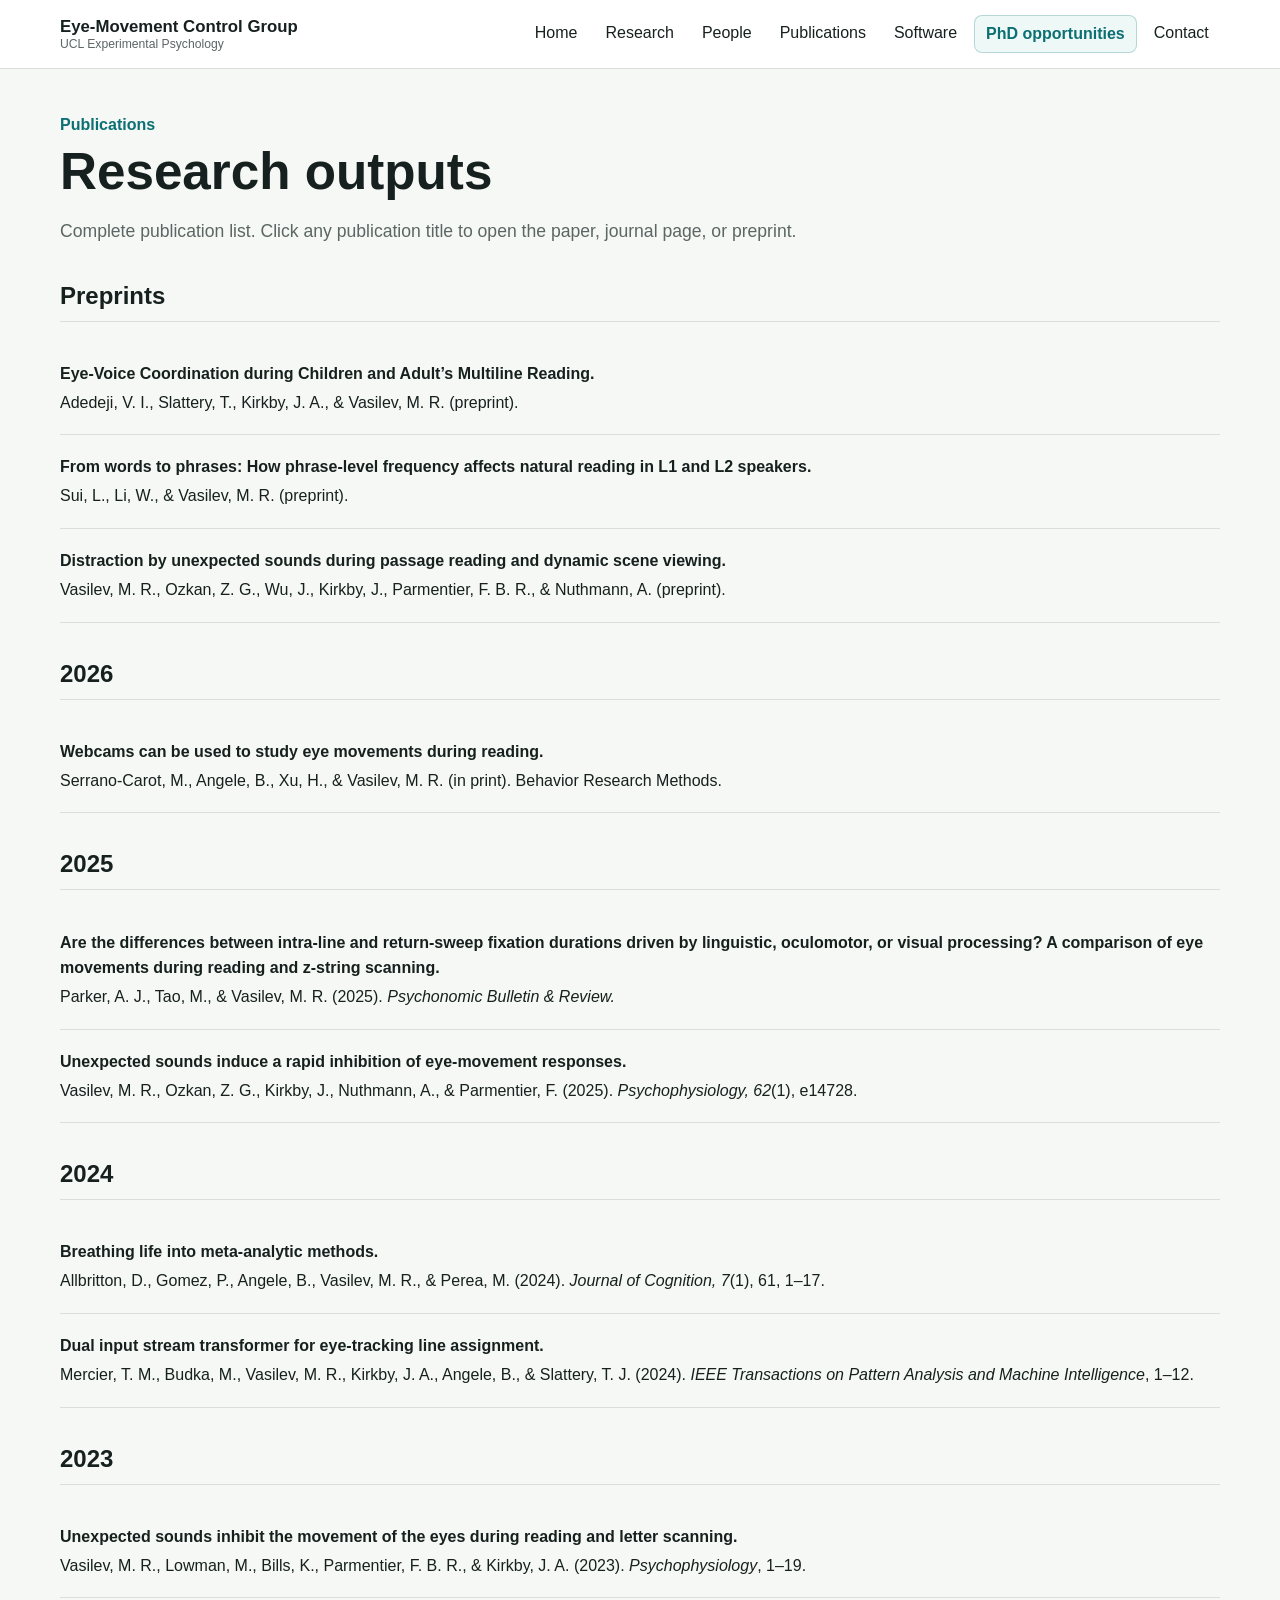
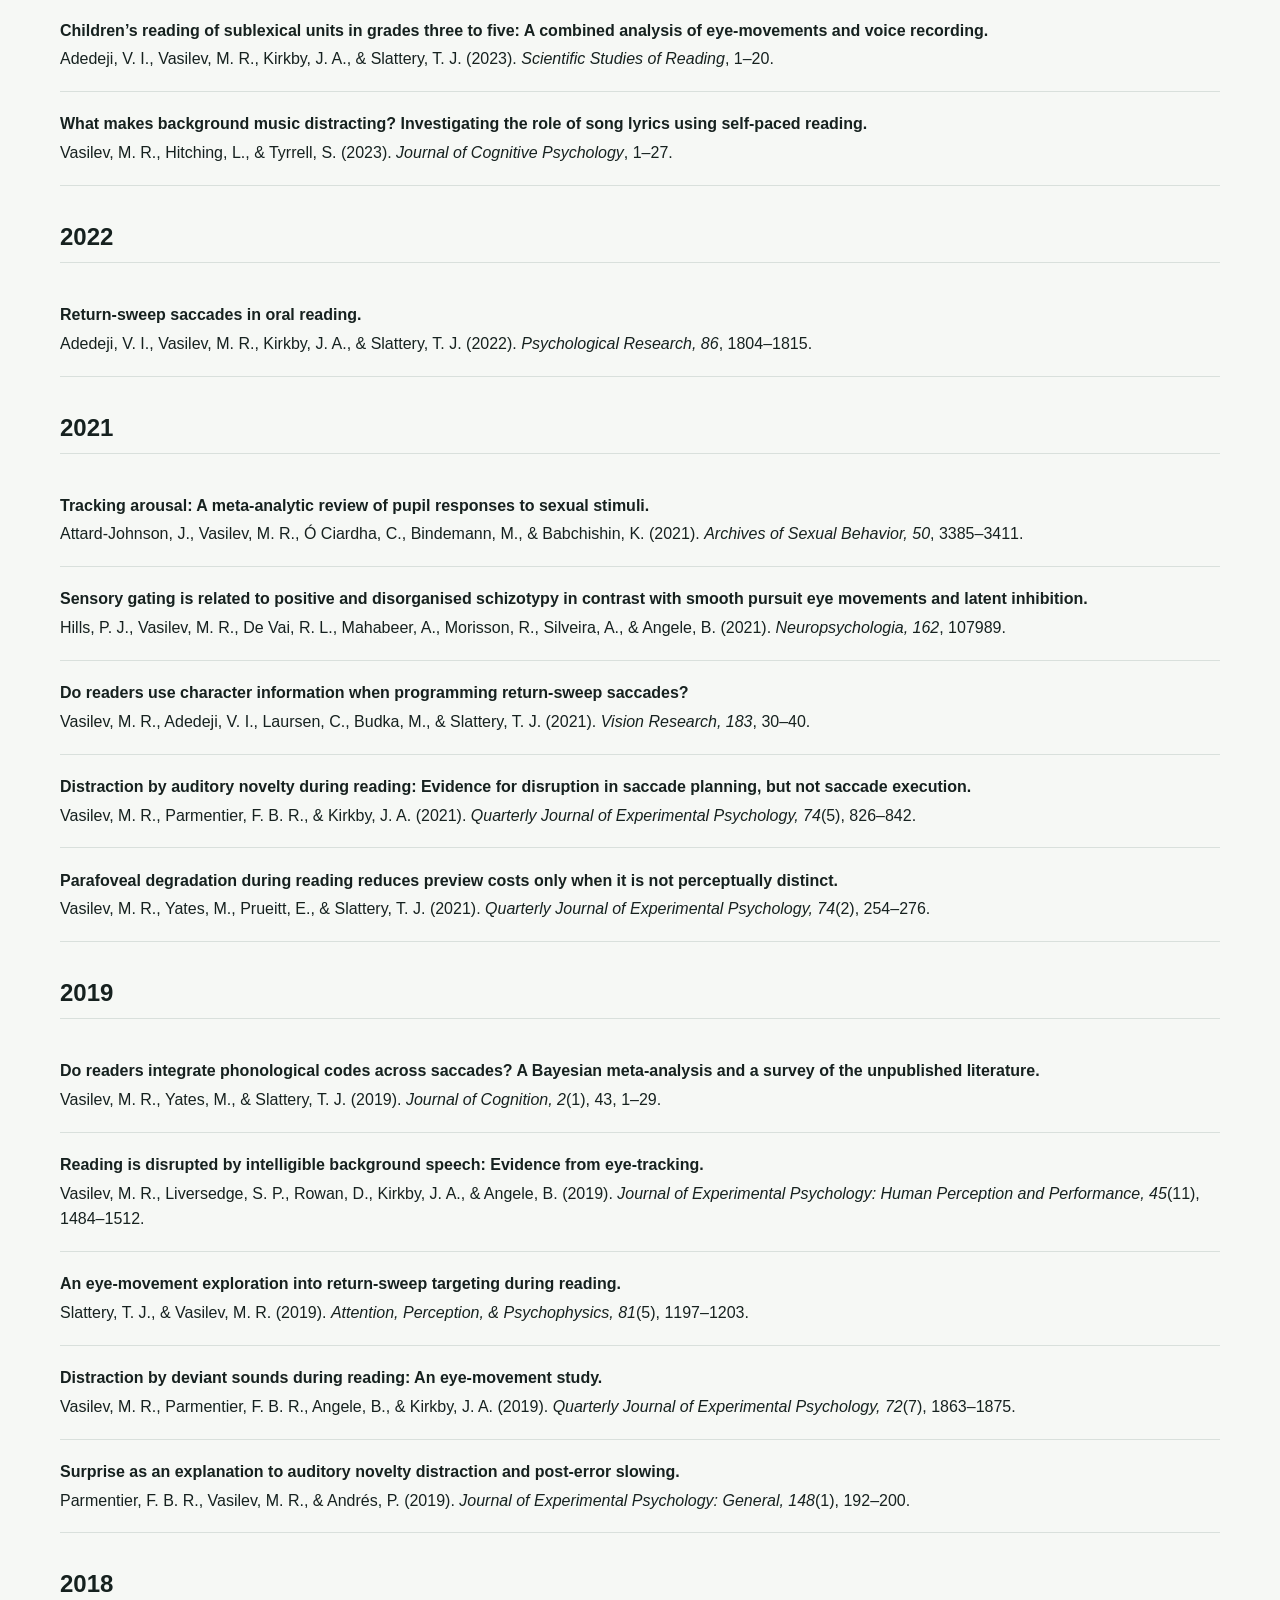
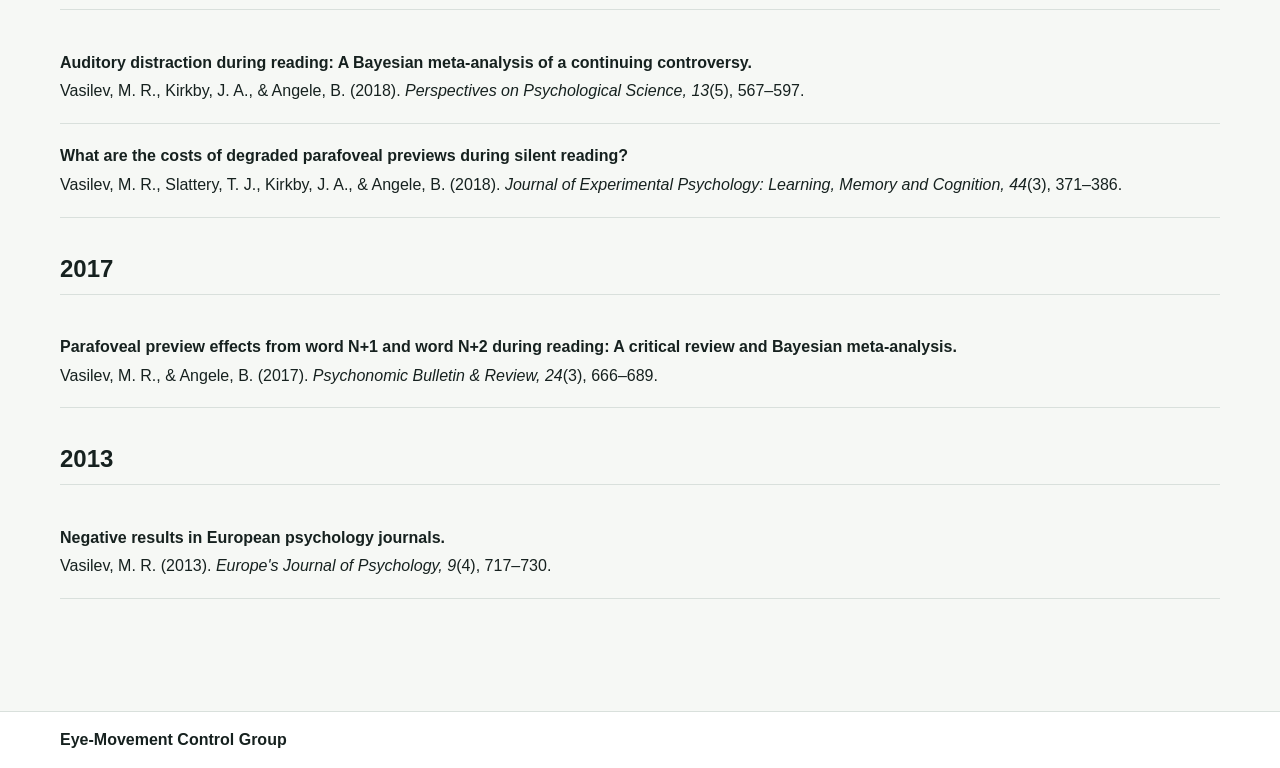
<file: publications.html>
<!doctype html><html lang="en"><head><meta charset="utf-8"><meta name="viewport" content="width=device-width,initial-scale=1"><title>Publications | Eye-Movement Control Group</title><link rel="stylesheet" href="assets/css/style.css"><link rel="stylesheet" href="assets/css/custom.css"></head><body>
<header class="site-header"><div class="container header-inner"><a class="site-brand-text" href="index.html">Eye-Movement Control Group<span>UCL Experimental Psychology</span></a><nav aria-label="Main navigation"><ul class="nav-list"><li><a href="index.html">Home</a></li><li><a href="research.html">Research</a></li><li><a href="people.html">People</a></li><li><a href="publications.html">Publications</a></li><li><a href="software.html">Software</a></li><li><a class="nav-highlight" href="join.html">PhD opportunities</a></li><li><a href="contact.html">Contact</a></li></ul></nav></div></header>
<main class="container page-main"><p class="kicker">Publications</p><h1>Research outputs</h1><p class="page-intro">Complete publication list. Click any publication title to open the paper, journal page, or preprint.</p>

<h2 class="pub-year">Preprints</h2>
<div class="pub-item"><p><strong><a class="pub-title" href="https://martin-vasilev.github.io/papers/ssrn-6962448.pdf" target="_blank" rel="noopener">Eye-Voice Coordination during Children and Adult’s Multiline Reading.</a></strong></p><p>Adedeji, V. I., Slattery, T., Kirkby, J. A., &amp; Vasilev, M. R. (preprint).</p></div>
<div class="pub-item"><p><strong><a class="pub-title" href="https://martin-vasilev.github.io/papers/submit_03_2026_phrase_frequency.pdf" target="_blank" rel="noopener">From words to phrases: How phrase-level frequency affects natural reading in L1 and L2 speakers.</a></strong></p><p>Sui, L., Li, W., &amp; Vasilev, M. R. (preprint).</p></div>
<div class="pub-item"><p><strong><a class="pub-title" href="https://martin-vasilev.github.io/papers/Novelty_distraction_scenes_reading_preprint.pdf" target="_blank" rel="noopener">Distraction by unexpected sounds during passage reading and dynamic scene viewing.</a></strong></p><p>Vasilev, M. R., Ozkan, Z. G., Wu, J., Kirkby, J., Parmentier, F. B. R., &amp; Nuthmann, A. (preprint).</p></div>

<h2 class="pub-year">2026</h2>
<div class="pub-item"><p><strong><a class="pub-title" href="https://martin-vasilev.github.io/papers/Webeye_manuscript_preprint.pdf" target="_blank" rel="noopener">Webcams can be used to study eye movements during reading.</a></strong></p><p>Serrano-Carot, M., Angele, B., Xu, H., &amp; Vasilev, M. R. (in print). Behavior Research Methods.</p></div>


<h2 class="pub-year">2025</h2>
<div class="pub-item"><p><strong><a class="pub-title" href="https://doi.org/10.3758/s13423-025-02738-x" target="_blank" rel="noopener">Are the differences between intra-line and return-sweep fixation durations driven by linguistic, oculomotor, or visual processing? A comparison of eye movements during reading and z-string scanning.</a></strong></p><p>Parker, A. J., Tao, M., &amp; Vasilev, M. R. (2025). <em>Psychonomic Bulletin &amp; Review.</em></p></div>
<div class="pub-item"><p><strong><a class="pub-title" href="https://martin-vasilev.github.io/papers/%5B29%5D.Unexpected_sounds_induce_a_rapid_inhibition_of_eye%E2%80%90movement_responses.pdf" target="_blank" rel="noopener">Unexpected sounds induce a rapid inhibition of eye-movement responses.</a></strong></p><p>Vasilev, M. R., Ozkan, Z. G., Kirkby, J., Nuthmann, A., &amp; Parmentier, F. (2025). <em>Psychophysiology, 62</em>(1), e14728.</p></div>

<h2 class="pub-year">2024</h2>
<div class="pub-item"><p><strong><a class="pub-title" href="https://doi.org/10.5334/joc.389" target="_blank" rel="noopener">Breathing life into meta-analytic methods.</a></strong></p><p>Allbritton, D., Gomez, P., Angele, B., Vasilev, M. R., &amp; Perea, M. (2024). <em>Journal of Cognition, 7</em>(1), 61, 1–17.</p></div>
<div class="pub-item"><p><strong><a class="pub-title" href="https://doi.org/10.1109/TPAMI.2024.3411938" target="_blank" rel="noopener">Dual input stream transformer for eye-tracking line assignment.</a></strong></p><p>Mercier, T. M., Budka, M., Vasilev, M. R., Kirkby, J. A., Angele, B., &amp; Slattery, T. J. (2024). <em>IEEE Transactions on Pattern Analysis and Machine Intelligence</em>, 1–12.</p></div>

<h2 class="pub-year">2023</h2>
<div class="pub-item"><p><strong><a class="pub-title" href="https://doi.org/10.1111/psyp.14389" target="_blank" rel="noopener">Unexpected sounds inhibit the movement of the eyes during reading and letter scanning.</a></strong></p><p>Vasilev, M. R., Lowman, M., Bills, K., Parmentier, F. B. R., &amp; Kirkby, J. A. (2023). <em>Psychophysiology</em>, 1–19.</p></div>
<div class="pub-item"><p><strong><a class="pub-title" href="https://doi.org/10.1080/10888438.2023.2259522" target="_blank" rel="noopener">Children’s reading of sublexical units in grades three to five: A combined analysis of eye-movements and voice recording.</a></strong></p><p>Adedeji, V. I., Vasilev, M. R., Kirkby, J. A., &amp; Slattery, T. J. (2023). <em>Scientific Studies of Reading</em>, 1–20.</p></div>
<div class="pub-item"><p><strong><a class="pub-title" href="https://doi.org/10.1080/20445911.2023.2209346" target="_blank" rel="noopener">What makes background music distracting? Investigating the role of song lyrics using self-paced reading.</a></strong></p><p>Vasilev, M. R., Hitching, L., &amp; Tyrrell, S. (2023). <em>Journal of Cognitive Psychology</em>, 1–27.</p></div>

<h2 class="pub-year">2022</h2>
<div class="pub-item"><p><strong><a class="pub-title" href="https://doi.org/10.1007/s00426-021-01610-6" target="_blank" rel="noopener">Return-sweep saccades in oral reading.</a></strong></p><p>Adedeji, V. I., Vasilev, M. R., Kirkby, J. A., &amp; Slattery, T. J. (2022). <em>Psychological Research, 86</em>, 1804–1815.</p></div>

<h2 class="pub-year">2021</h2>
<div class="pub-item"><p><strong><a class="pub-title" href="https://doi.org/10.1007/s10508-021-02137-y" target="_blank" rel="noopener">Tracking arousal: A meta-analytic review of pupil responses to sexual stimuli.</a></strong></p><p>Attard-Johnson, J., Vasilev, M. R., Ó Ciardha, C., Bindemann, M., &amp; Babchishin, K. (2021). <em>Archives of Sexual Behavior, 50</em>, 3385–3411.</p></div>
<div class="pub-item"><p><strong><a class="pub-title" href="https://doi.org/10.1016/j.neuropsychologia.2021.107989" target="_blank" rel="noopener">Sensory gating is related to positive and disorganised schizotypy in contrast with smooth pursuit eye movements and latent inhibition.</a></strong></p><p>Hills, P. J., Vasilev, M. R., De Vai, R. L., Mahabeer, A., Morisson, R., Silveira, A., &amp; Angele, B. (2021). <em>Neuropsychologia, 162</em>, 107989.</p></div>
<div class="pub-item"><p><strong><a class="pub-title" href="https://doi.org/10.1016/j.visres.2021.01.003" target="_blank" rel="noopener">Do readers use character information when programming return-sweep saccades?</a></strong></p><p>Vasilev, M. R., Adedeji, V. I., Laursen, C., Budka, M., &amp; Slattery, T. J. (2021). <em>Vision Research, 183</em>, 30–40.</p></div>
<div class="pub-item"><p><strong><a class="pub-title" href="https://doi.org/10.1177/1747021820982267" target="_blank" rel="noopener">Distraction by auditory novelty during reading: Evidence for disruption in saccade planning, but not saccade execution.</a></strong></p><p>Vasilev, M. R., Parmentier, F. B. R., &amp; Kirkby, J. A. (2021). <em>Quarterly Journal of Experimental Psychology, 74</em>(5), 826–842.</p></div>
<div class="pub-item"><p><strong><a class="pub-title" href="https://doi.org/10.1177/1747021820959661" target="_blank" rel="noopener">Parafoveal degradation during reading reduces preview costs only when it is not perceptually distinct.</a></strong></p><p>Vasilev, M. R., Yates, M., Prueitt, E., &amp; Slattery, T. J. (2021). <em>Quarterly Journal of Experimental Psychology, 74</em>(2), 254–276.</p></div>

<h2 class="pub-year">2019</h2>
<div class="pub-item"><p><strong><a class="pub-title" href="https://doi.org/10.5334/joc.87" target="_blank" rel="noopener">Do readers integrate phonological codes across saccades? A Bayesian meta-analysis and a survey of the unpublished literature.</a></strong></p><p>Vasilev, M. R., Yates, M., &amp; Slattery, T. J. (2019). <em>Journal of Cognition, 2</em>(1), 43, 1–29.</p></div>
<div class="pub-item"><p><strong><a class="pub-title" href="https://doi.org/10.1037/xhp0000680" target="_blank" rel="noopener">Reading is disrupted by intelligible background speech: Evidence from eye-tracking.</a></strong></p><p>Vasilev, M. R., Liversedge, S. P., Rowan, D., Kirkby, J. A., &amp; Angele, B. (2019). <em>Journal of Experimental Psychology: Human Perception and Performance, 45</em>(11), 1484–1512.</p></div>
<div class="pub-item"><p><strong><a class="pub-title" href="https://doi.org/10.3758/s13414-019-01742-3" target="_blank" rel="noopener">An eye-movement exploration into return-sweep targeting during reading.</a></strong></p><p>Slattery, T. J., &amp; Vasilev, M. R. (2019). <em>Attention, Perception, &amp; Psychophysics, 81</em>(5), 1197–1203.</p></div>
<div class="pub-item"><p><strong><a class="pub-title" href="https://doi.org/10.1177/1747021818820816" target="_blank" rel="noopener">Distraction by deviant sounds during reading: An eye-movement study.</a></strong></p><p>Vasilev, M. R., Parmentier, F. B. R., Angele, B., &amp; Kirkby, J. A. (2019). <em>Quarterly Journal of Experimental Psychology, 72</em>(7), 1863–1875.</p></div>
<div class="pub-item"><p><strong><a class="pub-title" href="https://doi.org/10.1037/xge0000497" target="_blank" rel="noopener">Surprise as an explanation to auditory novelty distraction and post-error slowing.</a></strong></p><p>Parmentier, F. B. R., Vasilev, M. R., &amp; Andrés, P. (2019). <em>Journal of Experimental Psychology: General, 148</em>(1), 192–200.</p></div>

<h2 class="pub-year">2018</h2>
<div class="pub-item"><p><strong><a class="pub-title" href="https://doi.org/10.1177/1745691617747398" target="_blank" rel="noopener">Auditory distraction during reading: A Bayesian meta-analysis of a continuing controversy.</a></strong></p><p>Vasilev, M. R., Kirkby, J. A., &amp; Angele, B. (2018). <em>Perspectives on Psychological Science, 13</em>(5), 567–597.</p></div>
<div class="pub-item"><p><strong><a class="pub-title" href="https://doi.org/10.1037/xlm0000433" target="_blank" rel="noopener">What are the costs of degraded parafoveal previews during silent reading?</a></strong></p><p>Vasilev, M. R., Slattery, T. J., Kirkby, J. A., &amp; Angele, B. (2018). <em>Journal of Experimental Psychology: Learning, Memory and Cognition, 44</em>(3), 371–386.</p></div>

<h2 class="pub-year">2017</h2>
<div class="pub-item"><p><strong><a class="pub-title" href="https://doi.org/10.3758/s13423-016-1147-x" target="_blank" rel="noopener">Parafoveal preview effects from word N+1 and word N+2 during reading: A critical review and Bayesian meta-analysis.</a></strong></p><p>Vasilev, M. R., &amp; Angele, B. (2017). <em>Psychonomic Bulletin &amp; Review, 24</em>(3), 666–689.</p></div>

<h2 class="pub-year">2013</h2>
<div class="pub-item"><p><strong><a class="pub-title" href="https://doi.org/10.5964/ejop.v9i4.590" target="_blank" rel="noopener">Negative results in European psychology journals.</a></strong></p><p>Vasilev, M. R. (2013). <em>Europe's Journal of Psychology, 9</em>(4), 717–730.</p></div>
</main><footer class="site-footer"><div class="container footer-inner"><div><strong>Eye-Movement Control Group</strong></div></div></footer></body></html>
</file>
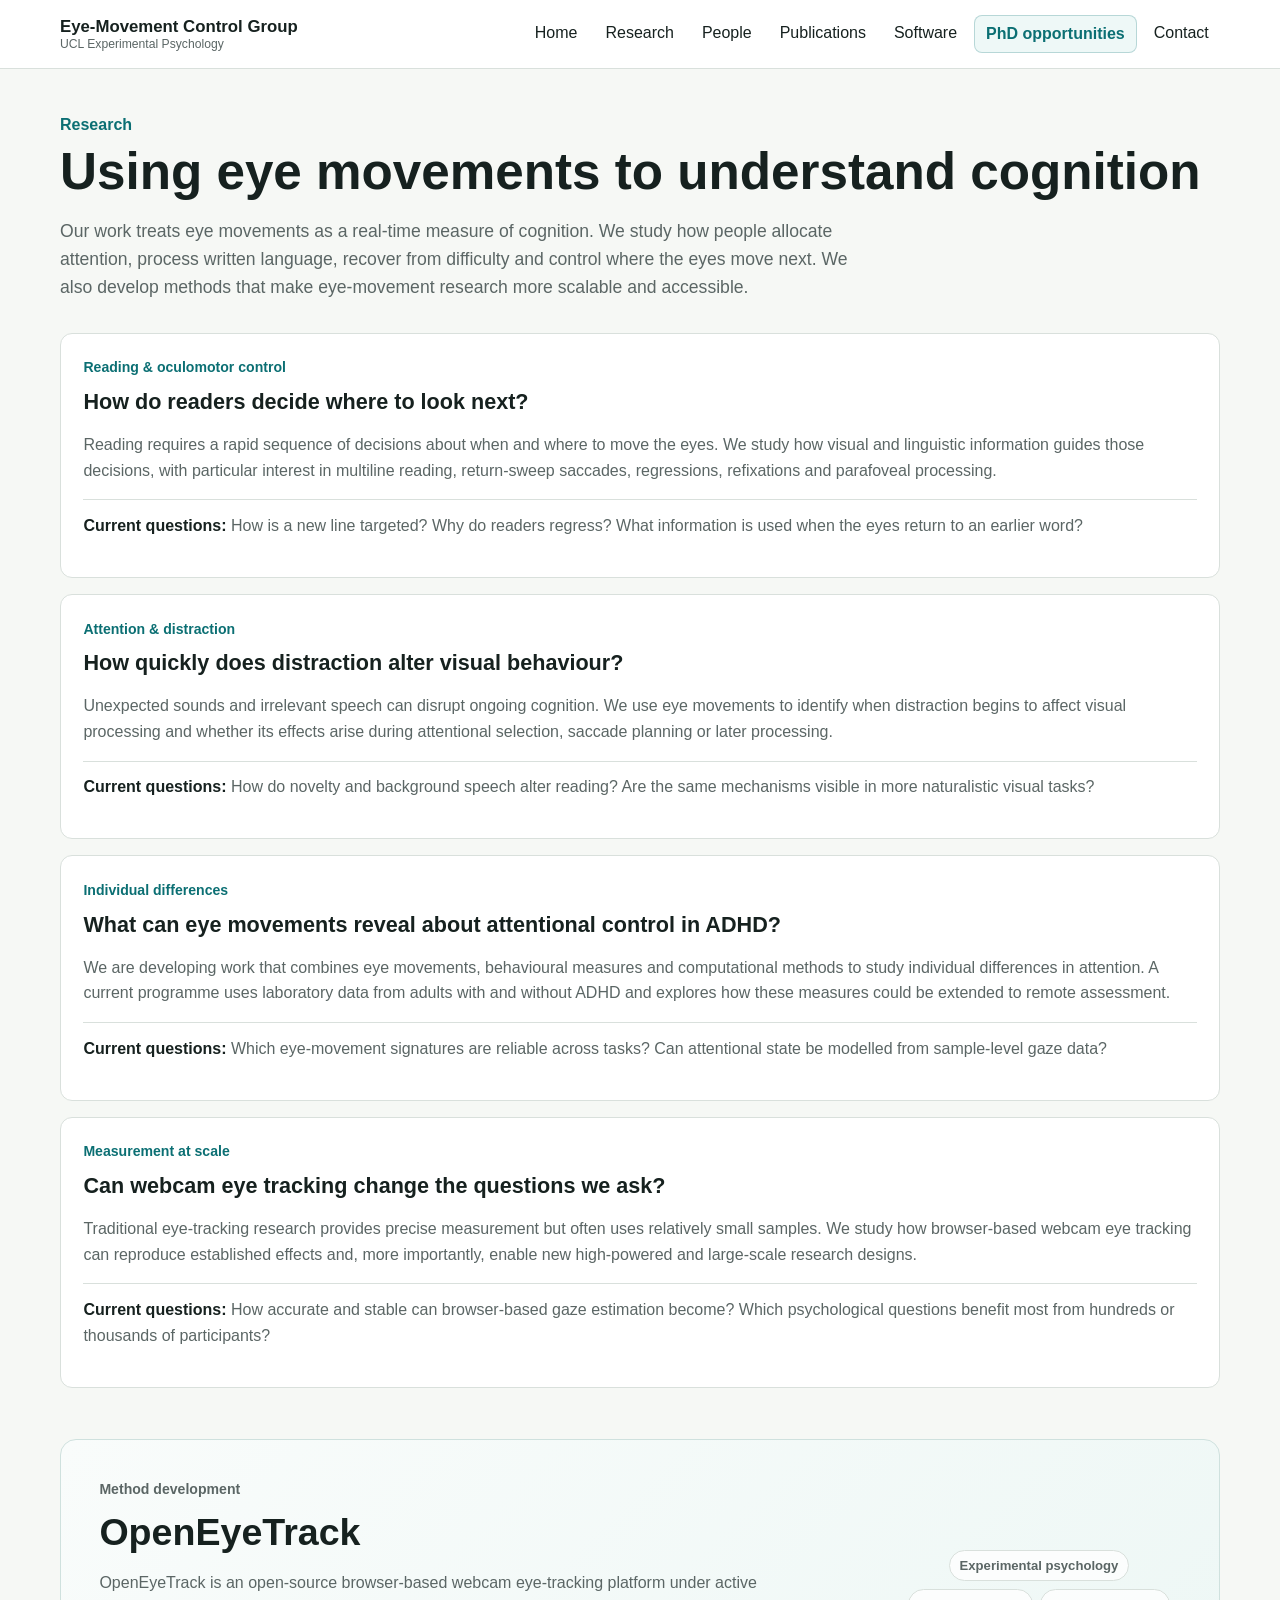
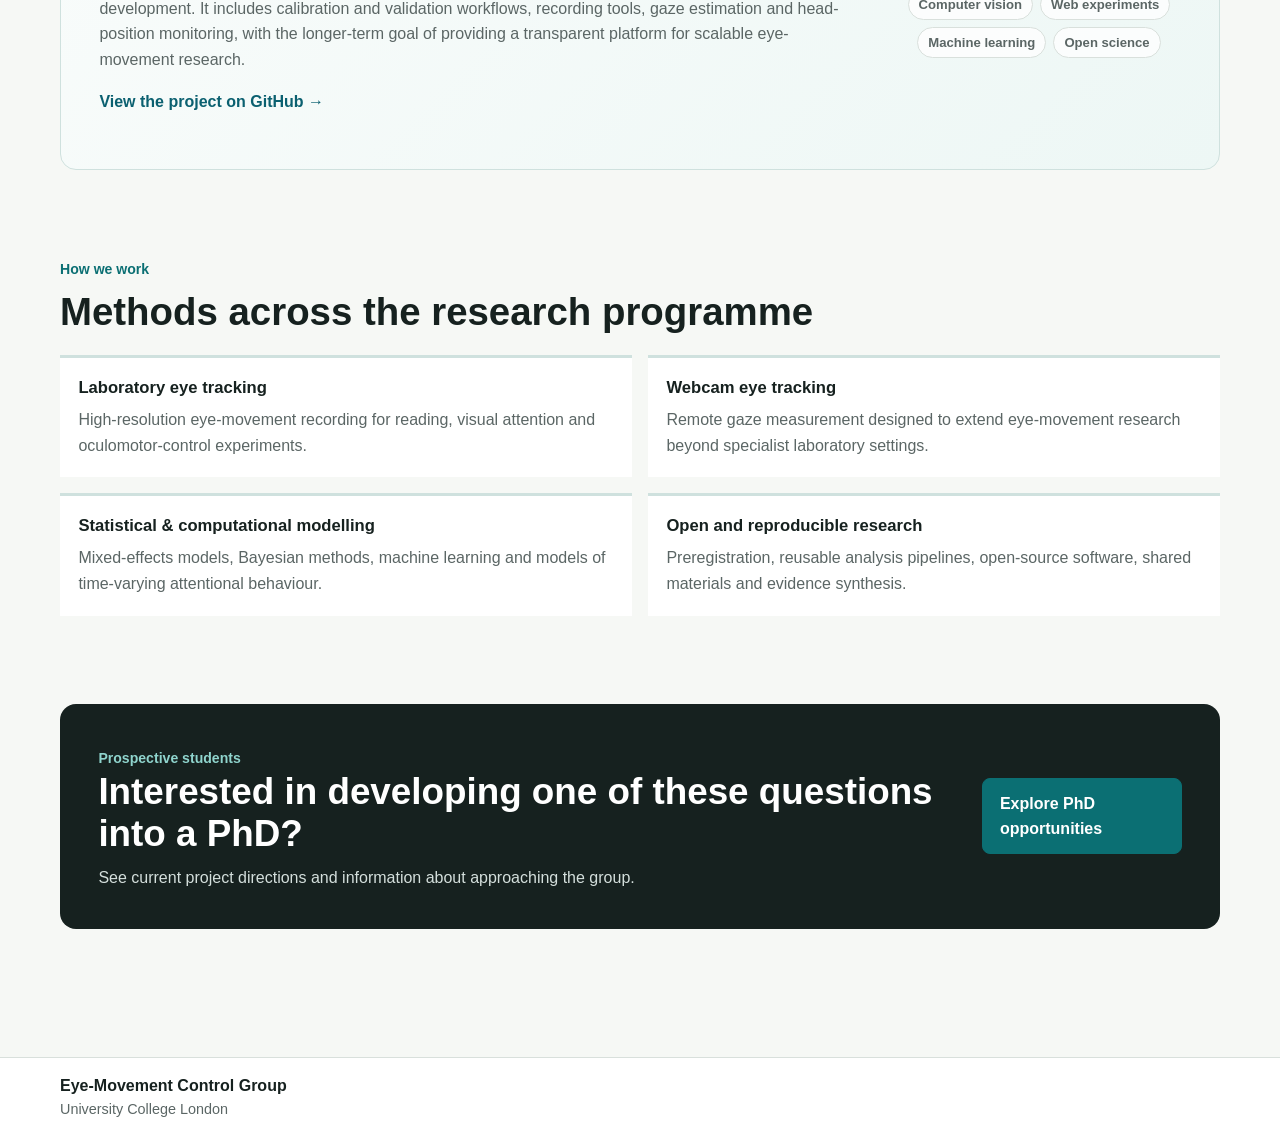
<file: research.html>
<!doctype html>
<html lang="en">
<head>
  <meta charset="utf-8">
  <meta name="viewport" content="width=device-width,initial-scale=1">
  <title>Research | Eye-Movement Control Group</title>
  <meta name="description" content="Research on eye movements, attention, reading, auditory distraction, webcam eye tracking and computational modelling at UCL.">
  <link rel="stylesheet" href="assets/css/style.css">
  <link rel="stylesheet" href="assets/css/custom.css">
</head>
<body>
<header class="site-header">
  <div class="container header-inner">
    <a class="site-brand-text" href="index.html">Eye-Movement Control Group<span>UCL Experimental Psychology</span></a>
    <nav aria-label="Main navigation">
      <ul class="nav-list">
        <li><a href="index.html">Home</a></li>
        <li><a href="research.html">Research</a></li>
        <li><a href="people.html">People</a></li>
        <li><a href="publications.html">Publications</a></li>
        <li><a href="software.html">Software</a></li>
        <li><a class="nav-highlight" href="join.html">PhD opportunities</a></li>
        <li><a href="contact.html">Contact</a></li>
      </ul>
    </nav>
  </div>
</header>

<main class="container page-main">
  <p class="kicker">Research</p>
  <h1>Using eye movements to understand cognition</h1>
  <p class="page-intro">Our work treats eye movements as a real-time measure of cognition. We study how people allocate attention, process written language, recover from difficulty and control where the eyes move next. We also develop methods that make eye-movement research more scalable and accessible.</p>

  <section class="research-programme">
    <article class="research-programme-card">
      <p class="eyebrow">Reading &amp; oculomotor control</p>
      <h2>How do readers decide where to look next?</h2>
      <p>Reading requires a rapid sequence of decisions about when and where to move the eyes. We study how visual and linguistic information guides those decisions, with particular interest in multiline reading, return-sweep saccades, regressions, refixations and parafoveal processing.</p>
      <p class="research-question"><strong>Current questions:</strong> How is a new line targeted? Why do readers regress? What information is used when the eyes return to an earlier word?</p>
    </article>

    <article class="research-programme-card">
      <p class="eyebrow">Attention &amp; distraction</p>
      <h2>How quickly does distraction alter visual behaviour?</h2>
      <p>Unexpected sounds and irrelevant speech can disrupt ongoing cognition. We use eye movements to identify when distraction begins to affect visual processing and whether its effects arise during attentional selection, saccade planning or later processing.</p>
      <p class="research-question"><strong>Current questions:</strong> How do novelty and background speech alter reading? Are the same mechanisms visible in more naturalistic visual tasks?</p>
    </article>

    <article class="research-programme-card">
      <p class="eyebrow">Individual differences</p>
      <h2>What can eye movements reveal about attentional control in ADHD?</h2>
      <p>We are developing work that combines eye movements, behavioural measures and computational methods to study individual differences in attention. A current programme uses laboratory data from adults with and without ADHD and explores how these measures could be extended to remote assessment.</p>
      <p class="research-question"><strong>Current questions:</strong> Which eye-movement signatures are reliable across tasks? Can attentional state be modelled from sample-level gaze data?</p>
    </article>

    <article class="research-programme-card">
      <p class="eyebrow">Measurement at scale</p>
      <h2>Can webcam eye tracking change the questions we ask?</h2>
      <p>Traditional eye-tracking research provides precise measurement but often uses relatively small samples. We study how browser-based webcam eye tracking can reproduce established effects and, more importantly, enable new high-powered and large-scale research designs.</p>
      <p class="research-question"><strong>Current questions:</strong> How accurate and stable can browser-based gaze estimation become? Which psychological questions benefit most from hundreds or thousands of participants?</p>
    </article>
  </section>

  <section class="feature-panel research-feature">
    <div>
      <p class="eyebrow">Method development</p>
      <h2>OpenEyeTrack</h2>
      <p>OpenEyeTrack is an open-source browser-based webcam eye-tracking platform under active development. It includes calibration and validation workflows, recording tools, gaze estimation and head-position monitoring, with the longer-term goal of providing a transparent platform for scalable eye-movement research.</p>
      <p><a class="text-link" href="https://github.com/martin-vasilev/OpenEyeTrack" target="_blank" rel="noreferrer">View the project on GitHub →</a></p>
    </div>
    <div class="pill-cloud">
      <span class="pill">Experimental psychology</span>
      <span class="pill">Computer vision</span>
      <span class="pill">Web experiments</span>
      <span class="pill">Machine learning</span>
      <span class="pill">Open science</span>
    </div>
  </section>

  <section class="section">
    <div class="section-heading-block">
      <p class="eyebrow">How we work</p>
      <h2>Methods across the research programme</h2>
    </div>
    <div class="benefit-grid">
      <article class="benefit-card"><h3>Laboratory eye tracking</h3><p>High-resolution eye-movement recording for reading, visual attention and oculomotor-control experiments.</p></article>
      <article class="benefit-card"><h3>Webcam eye tracking</h3><p>Remote gaze measurement designed to extend eye-movement research beyond specialist laboratory settings.</p></article>
      <article class="benefit-card"><h3>Statistical &amp; computational modelling</h3><p>Mixed-effects models, Bayesian methods, machine learning and models of time-varying attentional behaviour.</p></article>
      <article class="benefit-card"><h3>Open and reproducible research</h3><p>Preregistration, reusable analysis pipelines, open-source software, shared materials and evidence synthesis.</p></article>
    </div>
  </section>

  <section class="cta-panel">
    <div>
      <p class="eyebrow">Prospective students</p>
      <h2>Interested in developing one of these questions into a PhD?</h2>
      <p>See current project directions and information about approaching the group.</p>
    </div>
    <a class="button" href="join.html">Explore PhD opportunities</a>
  </section>
</main>

<footer class="site-footer">
  <div class="container footer-inner">
    <div><strong>Eye-Movement Control Group</strong><div class="small">University College London</div></div>
  </div>
</footer>
</body>
</html>
</file>
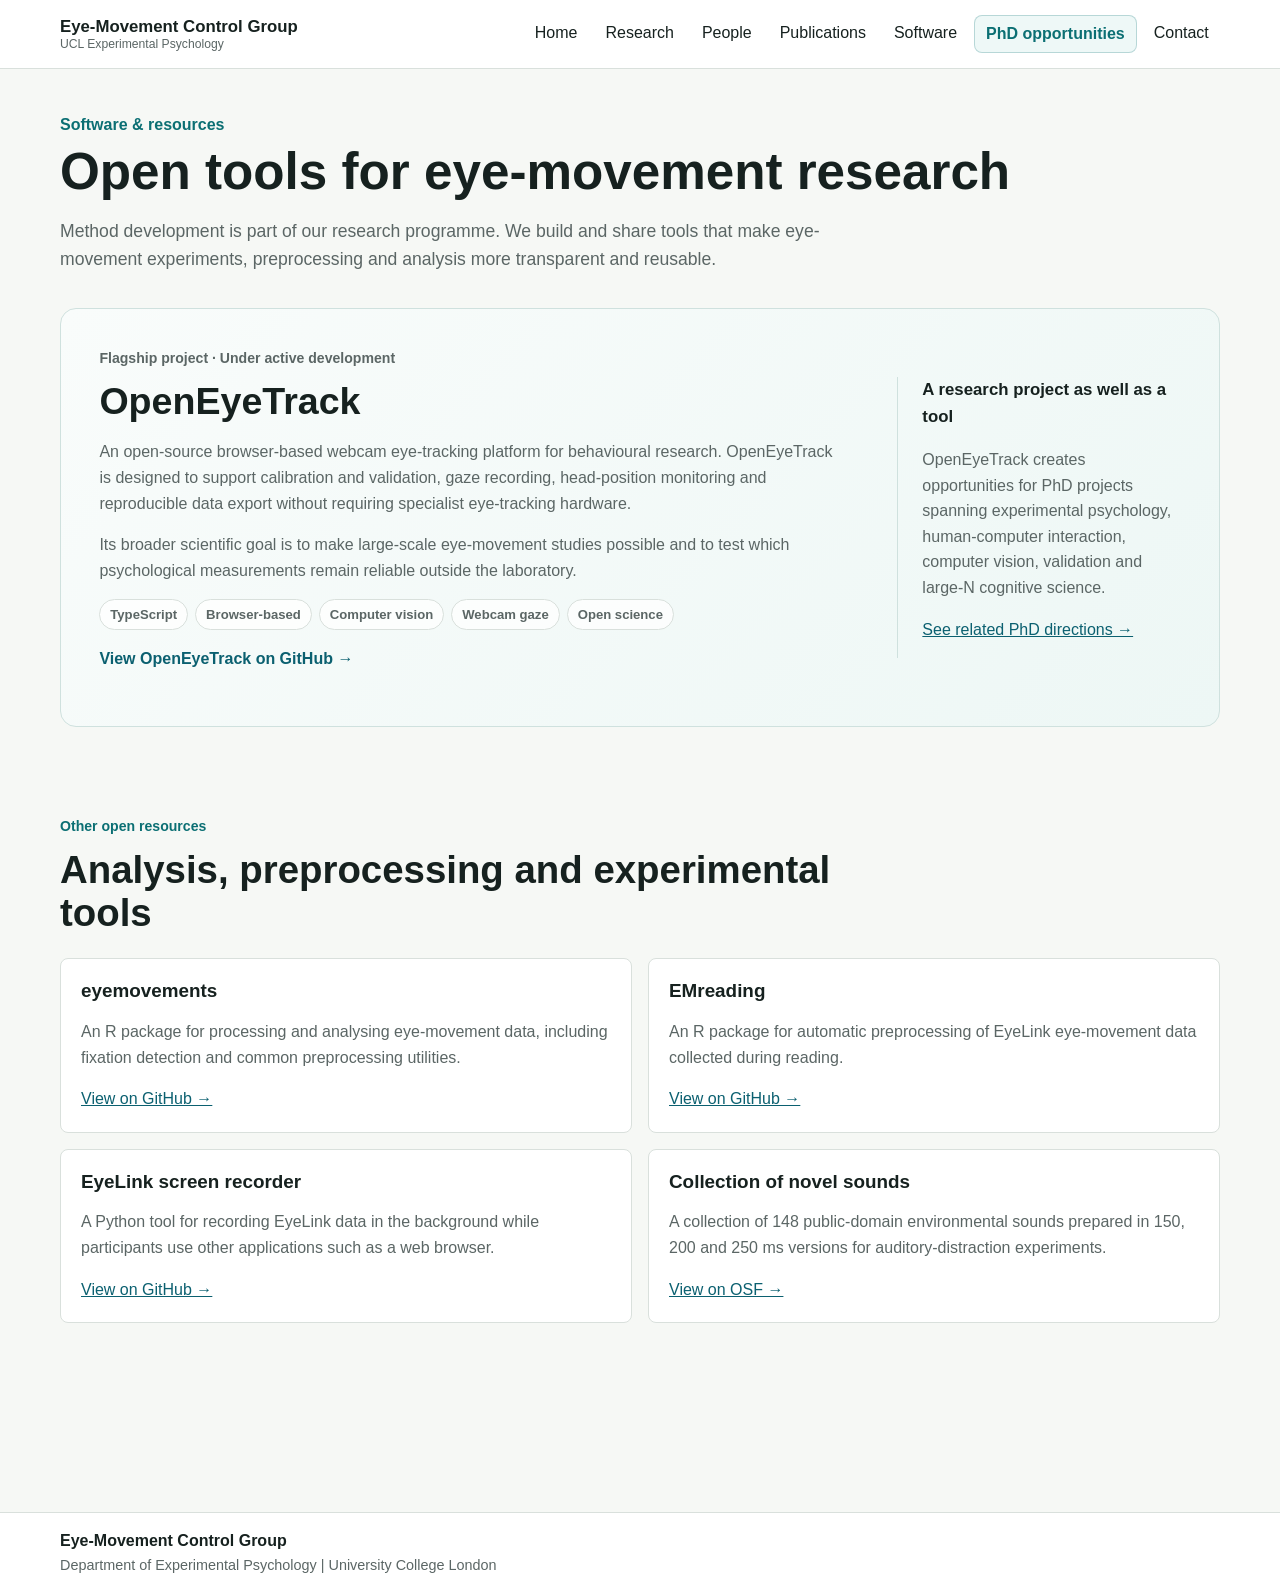
<file: software.html>
<!doctype html>
<html lang="en">
<head>
  <meta charset="utf-8">
  <meta name="viewport" content="width=device-width,initial-scale=1">
  <title>Software | Eye-Movement Control Group</title>
  <meta name="description" content="Open-source tools for webcam eye tracking, eye-movement preprocessing and experimental research.">
  <link rel="stylesheet" href="assets/css/style.css">
  <link rel="stylesheet" href="assets/css/custom.css">
</head>
<body>
<header class="site-header">
  <div class="container header-inner">
    <a class="site-brand-text" href="index.html">Eye-Movement Control Group<span>UCL Experimental Psychology</span></a>
    <nav aria-label="Main navigation">
      <ul class="nav-list">
        <li><a href="index.html">Home</a></li>
        <li><a href="research.html">Research</a></li>
        <li><a href="people.html">People</a></li>
        <li><a href="publications.html">Publications</a></li>
        <li><a href="software.html">Software</a></li>
        <li><a class="nav-highlight" href="join.html">PhD opportunities</a></li>
        <li><a href="contact.html">Contact</a></li>
      </ul>
    </nav>
  </div>
</header>

<main class="container page-main">
  <p class="kicker">Software &amp; resources</p>
  <h1>Open tools for eye-movement research</h1>
  <p class="page-intro">Method development is part of our research programme. We build and share tools that make eye-movement experiments, preprocessing and analysis more transparent and reusable.</p>

  <section class="feature-panel software-feature">
    <div>
      <p class="eyebrow">Flagship project · Under active development</p>
      <h2>OpenEyeTrack</h2>
      <p>An open-source browser-based webcam eye-tracking platform for behavioural research. OpenEyeTrack is designed to support calibration and validation, gaze recording, head-position monitoring and reproducible data export without requiring specialist eye-tracking hardware.</p>
      <p>Its broader scientific goal is to make large-scale eye-movement studies possible and to test which psychological measurements remain reliable outside the laboratory.</p>
      <div class="pill-row">
        <span class="pill">TypeScript</span>
        <span class="pill">Browser-based</span>
        <span class="pill">Computer vision</span>
        <span class="pill">Webcam gaze</span>
        <span class="pill">Open science</span>
      </div>
      <p><a class="text-link" href="https://github.com/martin-vasilev/OpenEyeTrack" target="_blank" rel="noreferrer">View OpenEyeTrack on GitHub →</a></p>
    </div>
    <div class="feature-stat">
      <strong>A research project as well as a tool</strong>
      <p>OpenEyeTrack creates opportunities for PhD projects spanning experimental psychology, human-computer interaction, computer vision, validation and large-N cognitive science.</p>
      <p><a href="join.html">See related PhD directions →</a></p>
    </div>
  </section>

  <section class="section">
    <div class="section-heading-block">
      <p class="eyebrow">Other open resources</p>
      <h2>Analysis, preprocessing and experimental tools</h2>
    </div>

    <div class="software-grid">
      <article class="card"><h2>eyemovements</h2><p>An R package for processing and analysing eye-movement data, including fixation detection and common preprocessing utilities.</p><p><a href="https://github.com/martin-vasilev/eyemovements">View on GitHub →</a></p></article>
      <article class="card"><h2>EMreading</h2><p>An R package for automatic preprocessing of EyeLink eye-movement data collected during reading.</p><p><a href="https://github.com/martin-vasilev/EMreading">View on GitHub →</a></p></article>
      <article class="card"><h2>EyeLink screen recorder</h2><p>A Python tool for recording EyeLink data in the background while participants use other applications such as a web browser.</p><p><a href="https://github.com/martin-vasilev/Eyelink_screen_recorder">View on GitHub →</a></p></article>
      <article class="card"><h2>Collection of novel sounds</h2><p>A collection of 148 public-domain environmental sounds prepared in 150, 200 and 250 ms versions for auditory-distraction experiments.</p><p><a href="https://osf.io/ph7te">View on OSF →</a></p></article>
    </div>
  </section>
</main>

<footer class="site-footer">
  <div class="container footer-inner">
    <div><strong>Eye-Movement Control Group</strong><div class="small">Department of Experimental Psychology | University College London</div></div>
  </div>
</footer>
</body>
</html>
</file>
<file: assets/css/style.css>
:root {
  --bg: #f6f8f5;
  --surface: #ffffff;
  --surface-soft: #f2f5f7;
  --text: #16211f;
  --muted: #5b6665;
  --accent: #0f766e;
  --accent-strong: #b45309;
  --link: #155e75;
  --border: #d9e0dc;
  --shadow: 0 16px 42px rgba(22, 33, 31, 0.08);
}

* {
  box-sizing: border-box;
}

html {
  scroll-behavior: smooth;
}

body {
  margin: 0;
  font-family: Arial, Helvetica, sans-serif;
  background: var(--bg);
  color: var(--text);
  line-height: 1.6;
}

a {
  color: var(--link);
}

.container {
  width: min(1160px, 92vw);
  margin: 0 auto;
}

.site-header {
  position: sticky;
  top: 0;
  z-index: 20;
  background: rgba(255, 255, 255, 0.94);
  border-bottom: 1px solid var(--border);
  backdrop-filter: blur(10px);
}

.header-inner,
.footer-inner {
  display: flex;
  justify-content: space-between;
  align-items: center;
  gap: 1.25rem;
  padding: 0.95rem 0;
}

.site-brand {
  display: inline-flex;
  align-items: center;
  flex: 0 0 auto;
  text-decoration: none;
}

.site-brand img {
  display: block;
  width: min(260px, 48vw);
  height: auto;
}

.nav-list {
  display: flex;
  flex-wrap: wrap;
  gap: 0.35rem;
  justify-content: flex-end;
  margin: 0;
  padding: 0;
  list-style: none;
}

.nav-list a {
  display: inline-flex;
  align-items: center;
  min-height: 2.25rem;
  padding: 0.32rem 0.7rem;
  border-radius: 8px;
  color: var(--text);
  text-decoration: none;
}

.nav-list a:hover {
  background: var(--surface-soft);
  color: var(--accent);
}

.clone-button {
  display: inline-flex;
  align-items: center;
  justify-content: center;
  flex: 0 0 auto;
  min-height: 2.25rem;
  padding: 0.32rem 0.82rem;
  border: 1px solid var(--accent);
  border-radius: 8px;
  background: var(--accent);
  color: #ffffff;
  font-size: 0.94rem;
  font-weight: 700;
  text-decoration: none;
}

.clone-button:hover {
  background: #0b5f59;
  border-color: #0b5f59;
  color: #ffffff;
}

.hero {
  display: grid;
  grid-template-columns: minmax(0, 1.04fr) minmax(340px, 0.96fr);
  align-items: center;
  gap: clamp(2rem, 5vw, 4.5rem);
  min-height: auto;
  padding: clamp(2.4rem, 6vw, 5rem) 0 clamp(1.75rem, 4vw, 3rem);
}

.hero-copy h1 {
  max-width: 820px;
  margin: 0 0 1rem;
  font-size: clamp(2.4rem, 5.6vw, 5rem);
  line-height: 1.02;
  letter-spacing: 0;
}

.eyebrow {
  margin: 0 0 0.65rem;
  color: var(--accent);
  font-size: 0.88rem;
  font-weight: 700;
  letter-spacing: 0;
}

.lead {
  max-width: 720px;
  margin: 0;
  color: var(--muted);
  font-size: clamp(1.04rem, 1.5vw, 1.2rem);
}

.button-row {
  display: flex;
  flex-wrap: wrap;
  gap: 0.75rem;
  margin-top: 1.45rem;
}

.button {
  display: inline-flex;
  align-items: center;
  justify-content: center;
  min-height: 2.65rem;
  padding: 0.72rem 1.05rem;
  border: 1px solid var(--accent);
  border-radius: 8px;
  background: var(--accent);
  color: #ffffff;
  font-weight: 700;
  text-decoration: none;
}

.button:hover {
  background: #0b5f59;
  border-color: #0b5f59;
}

.button-secondary {
  background: var(--surface);
  color: var(--accent);
}

.button-secondary:hover {
  background: #eaf5f2;
  color: #0b5f59;
}

.hero-visual {
  display: grid;
  justify-items: center;
  min-width: 0;
}

.crystal-viewer {
  position: relative;
  overflow: hidden;
  width: 58%;
  height: min(302px, 32vw);
  min-height: 210px;
  border: 1px solid rgba(217, 224, 220, 0.5);
  border-radius: 8px;
  background: var(--bg);
  box-shadow: none;
}

.viewer-fallback {
  position: absolute;
  inset: 0;
  background: var(--bg);
}

.atom {
  position: absolute;
  display: block;
  border-radius: 50%;
  box-shadow: inset -10px -12px 18px rgba(0, 0, 0, 0.16), 0 12px 20px rgba(0, 0, 0, 0.12);
}

.atom-sr {
  width: 3.15rem;
  height: 3.15rem;
  background: #2f9e44;
}

.atom-ti {
  width: 2.55rem;
  height: 2.55rem;
  background: #2563eb;
}

.atom-o {
  width: 2rem;
  height: 2rem;
  background: #dc2626;
}

.atom-corner-1 {
  left: 18%;
  top: 23%;
}

.atom-corner-2 {
  right: 20%;
  top: 20%;
}

.atom-corner-3 {
  left: 22%;
  bottom: 19%;
}

.atom-corner-4 {
  right: 17%;
  bottom: 23%;
}

.atom-center {
  left: 50%;
  top: 50%;
  transform: translate(-50%, -50%);
}

.atom-face-1 {
  left: 50%;
  top: 24%;
  transform: translateX(-50%);
}

.atom-face-2 {
  left: 28%;
  top: 50%;
  transform: translateY(-50%);
}

.atom-face-3 {
  right: 28%;
  top: 50%;
  transform: translateY(-50%);
}

.structure-caption {
  display: flex;
  justify-content: space-between;
  gap: 1rem;
  width: 58%;
  margin: 0.75rem 0 0;
  color: var(--muted);
  font-size: 0.95rem;
}

.structure-caption strong {
  color: var(--text);
  white-space: nowrap;
}

.grid {
  display: grid;
  gap: 1rem;
  margin: 1.5rem 0;
}

.three-up {
  grid-template-columns: repeat(3, minmax(0, 1fr));
}

.two-up {
  grid-template-columns: repeat(2, minmax(0, 1fr));
}

.card,
.panel,
.publication-preview {
  border: 1px solid var(--border);
  border-radius: 8px;
  background: var(--surface);
  padding: 1.25rem;
}

.card h2,
.panel h2,
.publication-preview h2 {
  margin-top: 0;
  font-size: 1.18rem;
  line-height: 1.25;
}

.card h2:not(:first-child) {
  margin-top: 1.6rem;
}

.card p,
.panel p {
  margin-bottom: 0;
  color: var(--muted);
}

.home-research {
  display: grid;
  gap: 1rem;
  margin: 1.5rem 0;
}

.research-group-card {
  border: 1px solid var(--border);
  border-radius: 8px;
  background: var(--surface);
  padding: 1.25rem;
}

.research-group-heading {
  display: flex;
  align-items: baseline;
  justify-content: space-between;
  gap: 1rem;
  margin-bottom: 0.95rem;
}

.research-group-heading h2 {
  margin: 0;
  font-size: 1.22rem;
  line-height: 1.25;
}

.research-group-heading a {
  flex: 0 0 auto;
  font-weight: 700;
  text-decoration: none;
}

.research-topic-grid {
  display: grid;
  grid-template-columns: repeat(3, minmax(0, 1fr));
  gap: 0.75rem;
}

.research-topic-card {
  display: grid;
  gap: 0.45rem;
  align-content: start;
  min-height: 5.25rem;
  border: 1px solid var(--border);
  border-radius: 8px;
  background: #fbfcfd;
  padding: 0.9rem;
}

.research-topic-card h3 {
  margin: 0;
  font-size: 1rem;
  line-height: 1.3;
}

.research-topic-card p {
  margin: 0;
  color: var(--muted);
  font-size: 0.92rem;
  line-height: 1.45;
}

.link-panel {
  background: #fbfcfd;
}

.section-links {
  display: grid;
  grid-template-columns: repeat(2, minmax(0, 1fr));
  gap: 0.65rem;
  margin: 0;
  padding: 0;
  list-style: none;
}

.section-links a {
  display: block;
  min-height: 2.5rem;
  padding: 0.6rem 0.7rem;
  border: 1px solid var(--border);
  border-radius: 8px;
  background: var(--surface);
  color: var(--text);
  font-weight: 700;
  text-decoration: none;
}

.section-links a:hover {
  border-color: var(--accent);
  color: var(--accent);
}

.section-heading {
  display: flex;
  align-items: baseline;
  justify-content: space-between;
  gap: 1rem;
}

.section-heading h2 {
  margin: 0;
}

.section-heading a {
  font-weight: 700;
  text-decoration: none;
}

.publication-list {
  margin: 0.75rem 0 0;
  padding: 0;
  list-style: none;
}

.publication-list li {
  display: grid;
  gap: 0.2rem;
  padding: 1rem 0;
  border-top: 1px solid var(--border);
}

.publication-list li:first-child {
  border-top: 0;
}

.publication-list strong {
  color: var(--text);
}

.publication-list span,
.publication-list em {
  color: var(--muted);
}

.publication-list a {
  width: fit-content;
  font-weight: 700;
  text-decoration: none;
}

.publication-overview {
  margin: 1rem 0 1.25rem;
  border-top: 1px solid var(--border);
  border-bottom: 1px solid var(--border);
  padding: 0.85rem 0;
}

.publication-overview p {
  margin: 0;
  color: var(--muted);
}

.publication-overview strong {
  color: var(--text);
}

.publication-catalog {
  margin-top: 1rem;
}

.full-publication-list {
  counter-reset: publication;
  display: grid;
  gap: 0.85rem;
  margin-top: 0;
}

.full-publication-list .publication-item {
  counter-increment: publication;
  display: block;
  border: 1px solid var(--border);
  border-radius: 8px;
  background: var(--surface);
  padding: 0;
}

.full-publication-list .publication-item:first-child {
  border-top: 1px solid var(--border);
}

.publication-entry {
  display: grid;
  grid-template-columns: 3rem 4.75rem minmax(0, 1fr);
  gap: 0.95rem;
  align-items: start;
  padding: 1rem;
}

.publication-entry::before {
  content: counter(publication);
  display: inline-flex;
  align-items: center;
  justify-content: center;
  width: 2.35rem;
  height: 2.35rem;
  border-radius: 50%;
  background: var(--surface-soft);
  color: var(--accent);
  font-weight: 700;
}

.publication-year-pill {
  display: inline-flex;
  align-items: center;
  justify-content: center;
  min-height: 2rem;
  border: 1px solid var(--border);
  border-radius: 8px;
  padding: 0.25rem 0.55rem;
  color: var(--accent-strong);
  font-size: 0.9rem;
  font-weight: 700;
}

.publication-body {
  min-width: 0;
}

.publication-body h2 {
  margin: 0;
  font-size: 1.05rem;
  line-height: 1.35;
}

.publication-title-row {
  display: grid;
  grid-template-columns: minmax(0, 1fr) auto;
  gap: 0.75rem;
  align-items: start;
}

.publication-altmetric {
  display: flex;
  justify-content: flex-end;
  min-width: 4rem;
  min-height: 2.2rem;
}

.publication-authors {
  margin: 0.35rem 0 0;
  color: var(--muted);
}

.publication-meta {
  display: flex;
  flex-wrap: wrap;
  gap: 0.15rem 0.75rem;
  margin: 0.5rem 0 0;
  color: var(--muted);
  font-size: 0.94rem;
}

.publication-actions {
  display: flex;
  flex-wrap: wrap;
  gap: 0.5rem;
  margin-top: 0.7rem;
}

.publication-actions a {
  display: inline-flex;
  align-items: center;
  min-height: 2rem;
  border: 1px solid var(--border);
  border-radius: 8px;
  padding: 0.25rem 0.65rem;
  background: #fbfcfd;
  color: var(--link);
  font-size: 0.9rem;
}

.publication-actions a:hover {
  border-color: var(--accent);
  color: var(--accent);
}

.page-header {
  padding: 2.5rem 0 0.75rem;
}

.page-header h1 {
  margin: 0 0 0.5rem;
  font-size: clamp(2rem, 4vw, 3.25rem);
  letter-spacing: 0;
}

.page-intro {
  max-width: 760px;
  color: var(--muted);
}

.person-card h2 {
  margin-bottom: 0.2rem;
}

.person-time {
  margin: 0.25rem 0;
  color: var(--muted);
  font-size: 0.92rem;
  font-weight: 700;
}

.person-email,
.person-link {
  margin: 0.25rem 0;
}

.person-link a {
  font-weight: 700;
  text-decoration: none;
}

.person-card-header {
  display: grid;
  grid-template-columns: 5.5rem minmax(0, 1fr);
  gap: 1rem;
  align-items: center;
  margin-bottom: 0.85rem;
}

.person-photo {
  display: block;
  width: 5.5rem;
  aspect-ratio: 3 / 4;
  border: 1px solid var(--border);
  border-radius: 8px;
  object-fit: cover;
  object-position: center top;
  background: var(--surface-soft);
}

.person-photo-placeholder {
  display: inline-flex;
  align-items: center;
  justify-content: center;
  color: var(--accent);
  font-size: 1.6rem;
  font-weight: 700;
}

.muted {
  color: var(--muted);
}

.contact-card p {
  margin: 0.35rem 0;
}

.news-tools,
.people-tools {
  display: flex;
  flex-wrap: wrap;
  gap: 0.55rem;
  margin: 0.75rem 0 1.25rem;
}

.news-filter,
.news-keyword,
.people-filter {
  display: inline-flex;
  align-items: center;
  min-height: 2.2rem;
  border: 1px solid var(--border);
  border-radius: 8px;
  background: var(--surface);
  color: var(--text);
  font: inherit;
  font-size: 0.92rem;
  font-weight: 700;
  cursor: pointer;
}

.news-filter,
.people-filter {
  padding: 0.35rem 0.8rem;
}

.news-filter:hover,
.news-filter.is-active,
.news-keyword:hover,
.people-filter:hover,
.people-filter.is-active {
  border-color: var(--accent);
  color: var(--accent);
}

.news-filter.is-active,
.people-filter.is-active {
  background: #eaf5f2;
}

.person-card[hidden] {
  display: none;
}

.news-timeline {
  display: grid;
  gap: 0.85rem;
}

.news-item[hidden] {
  display: none;
}

.news-details {
  border: 1px solid var(--border);
  border-radius: 8px;
  background: var(--surface);
}

.news-details summary {
  display: grid;
  grid-template-columns: 9.5rem minmax(0, 1fr) auto;
  gap: 0.9rem;
  align-items: center;
  padding: 1rem;
  cursor: pointer;
}

.news-details summary::marker {
  color: var(--accent);
}

.news-details[open] summary {
  border-bottom: 1px solid var(--border);
}

.news-date {
  color: var(--accent-strong);
  font-weight: 700;
}

.news-title {
  min-width: 0;
  font-weight: 700;
  line-height: 1.35;
}

.news-keywords {
  display: flex;
  flex-wrap: wrap;
  gap: 0.4rem;
  justify-content: flex-end;
}

.news-keyword {
  padding: 0.25rem 0.6rem;
}

.news-story {
  padding: 0 1rem 1rem;
  color: var(--muted);
}

.news-story p:last-child {
  margin-bottom: 0;
}

.site-footer {
  margin-top: 3rem;
  border-top: 1px solid var(--border);
  background: var(--surface);
}

.site-footer a {
  color: var(--link);
  text-decoration: none;
}

@media (max-width: 900px) {
  .hero {
    grid-template-columns: 1fr;
    min-height: auto;
  }

  .crystal-viewer {
    width: 70%;
    height: 250px;
  }

  .three-up,
  .two-up,
  .research-topic-grid {
    grid-template-columns: 1fr;
  }
}

@media (max-width: 700px) {
  .header-inner,
  .footer-inner {
    align-items: flex-start;
    flex-direction: column;
  }

  .nav-list {
    justify-content: flex-start;
  }

  .hero {
    padding-top: 2rem;
  }

  .hero-copy h1 {
    font-size: clamp(2.1rem, 13vw, 3.4rem);
  }

  .button,
  .button-secondary {
    width: 100%;
  }

  .crystal-viewer {
    width: 100%;
    height: 220px;
    min-height: 190px;
  }

  .structure-caption {
    width: 100%;
  }

  .structure-caption,
  .section-heading,
  .research-group-heading {
    align-items: flex-start;
    flex-direction: column;
  }

  .section-links {
    grid-template-columns: 1fr;
  }

  .publication-entry {
    grid-template-columns: 2.7rem minmax(0, 1fr);
    gap: 0.7rem;
  }

  .publication-entry::before {
    grid-row: 1 / span 2;
  }

  .publication-year-pill,
  .publication-body {
    grid-column: 2;
  }

  .publication-title-row {
    grid-template-columns: 1fr;
  }

  .publication-altmetric {
    justify-content: flex-start;
    width: fit-content;
  }

  .news-details summary {
    grid-template-columns: 1fr;
  }

  .news-keywords {
    justify-content: flex-start;
  }
}

/* Join the group funding information */
.join-panel-home h3 { margin-top: 1.35rem; margin-bottom: .45rem; }
.join-panel-home .funding-links { line-height: 1.8; }
.join-panel-home .funding-links a { text-decoration-thickness: 1px; text-underline-offset: 3px; }

/* Join the group page */
.join-page { padding-top: 3rem; padding-bottom: 4rem; }
.join-intro { max-width: 850px; margin-bottom: 3rem; }
.funding-grid { display: grid; grid-template-columns: repeat(2, minmax(0, 1fr)); gap: 1.25rem; margin-top: 1.5rem; }
.funding-card { border: 1px solid rgba(120,120,120,.22); border-radius: 16px; padding: 1.4rem; }
.funding-card h3 { margin-top: 0; margin-bottom: .65rem; }
.funding-card p { margin-bottom: .8rem; }
.funding-card a { text-underline-offset: 3px; }
.join-contact { margin-top: 1rem; }
@media (max-width: 760px) {
  .funding-grid { grid-template-columns: 1fr; }
  .join-page { padding-top: 2rem; }
}
</file>
<file: assets/css/custom.css>
:root { --accent:#0b6f73; --link:#0b6070; }

.site-brand-text { font-weight:800; font-size:1.05rem; color:var(--text); text-decoration:none; line-height:1.15; }
.site-brand-text span { display:block; font-size:.76rem; font-weight:500; color:var(--muted); margin-top:.12rem; }

.nav-highlight { border:1px solid rgba(11,111,115,.24); background:#eef8f7; color:var(--accent)!important; font-weight:700; }

.hero-photo { width:min(360px,82vw); aspect-ratio:1/1; object-fit:cover; border-radius:12px; border:1px solid var(--border); }
.kicker { color:var(--accent); font-weight:700; margin:0 0 .45rem; }
.page-main { padding:2.7rem 0 4rem; min-height:65vh; }
.page-main h1 { font-size:clamp(2.1rem,4vw,3.8rem); line-height:1.05; margin:.2rem 0 1rem; }
.page-intro { max-width:820px; color:var(--muted); font-size:1.1rem; }

.section { margin:clamp(2.7rem,6vw,5rem) 0; }
.section-heading-block { max-width:820px; margin-bottom:1.35rem; }
.section-heading-block h2 { margin:.15rem 0 .55rem; font-size:clamp(1.65rem,3vw,2.45rem); line-height:1.12; }
.section-intro { margin:.35rem 0 0; color:var(--muted); font-size:1.04rem; }
.section-action { margin-top:1.25rem; }

.hero-callout { max-width:720px; margin-top:1.35rem; padding:1rem 1.05rem; border-left:4px solid var(--accent); background:#eef8f7; border-radius:0 10px 10px 0; }
.hero-callout p { margin:.5rem 0 0; color:var(--muted); }
.status-badge, .project-label { display:inline-flex; align-items:center; width:fit-content; border-radius:999px; padding:.25rem .58rem; background:#dff2ef; color:var(--accent); font-size:.78rem; font-weight:800; letter-spacing:.01em; }

.question-grid { display:grid; grid-template-columns:repeat(2,minmax(0,1fr)); gap:1rem; }
.question-card { position:relative; border:1px solid var(--border); border-radius:12px; background:var(--surface); padding:1.35rem; }
.question-number { display:block; margin-bottom:1.5rem; color:var(--accent); font-size:.82rem; font-weight:800; }
.question-card h3 { margin:0 0 .55rem; font-size:1.16rem; line-height:1.3; }
.question-card p { margin:0; color:var(--muted); }

.feature-panel { display:grid; grid-template-columns:minmax(0,1.45fr) minmax(250px,.55fr); gap:clamp(1.5rem,4vw,3.5rem); align-items:center; margin:clamp(2.8rem,7vw,5.5rem) 0; padding:clamp(1.5rem,4vw,2.4rem); border:1px solid #cfe1de; border-radius:16px; background:linear-gradient(135deg,#f9fcfb 0%,#edf7f5 100%); }
.feature-panel h2 { margin:.15rem 0 .7rem; font-size:clamp(1.6rem,3vw,2.35rem); line-height:1.15; }
.feature-panel p { color:var(--muted); }
.feature-stat { border-left:1px solid #cfe1de; padding-left:1.5rem; }
.feature-stat strong { display:block; margin-bottom:.45rem; font-size:1.05rem; color:var(--text); }
.text-link { font-weight:800; text-decoration:none; }

.pill-row, .pill-cloud { display:flex; flex-wrap:wrap; gap:.45rem; margin:.9rem 0; }
.pill { display:inline-flex; align-items:center; min-height:1.9rem; padding:.25rem .62rem; border:1px solid var(--border); border-radius:999px; background:rgba(255,255,255,.78); color:var(--muted); font-size:.82rem; font-weight:700; }

.project-grid { display:grid; grid-template-columns:repeat(2,minmax(0,1fr)); gap:1rem; }
.project-card { border:1px solid var(--border); border-radius:12px; background:var(--surface); padding:1.3rem; }
.project-card h3 { margin:.15rem 0 .55rem; font-size:1.15rem; line-height:1.3; }
.project-card p { color:var(--muted); }
.project-card p:last-child { margin-bottom:0; }
.project-meta { padding-top:.7rem; border-top:1px solid var(--border); font-size:.9rem; line-height:1.5; }
.project-meta strong { color:var(--text); }
.project-card-large { padding:1.5rem; }

.benefit-grid { display:grid; grid-template-columns:repeat(2,minmax(0,1fr)); gap:1rem; }
.benefit-card { border-top:3px solid #cfe1de; background:var(--surface); padding:1.05rem 1.15rem 1.2rem; }
.benefit-card h3 { margin:0 0 .35rem; font-size:1.04rem; }
.benefit-card p { margin:0; color:var(--muted); }

.cta-panel { display:flex; justify-content:space-between; align-items:center; gap:2rem; margin:clamp(3rem,7vw,5.5rem) 0 1rem; padding:clamp(1.5rem,4vw,2.4rem); border-radius:16px; background:#16211f; color:#fff; }
.cta-panel h2 { margin:.1rem 0 .55rem; font-size:clamp(1.55rem,3vw,2.3rem); line-height:1.15; color:#fff; }
.cta-panel p { max-width:760px; margin:.3rem 0 0; color:#d4dfdc; }
.cta-panel .eyebrow { color:#8fd4cd; }
.cta-panel .button-secondary { background:transparent; border-color:#9fc8c4; color:#fff; }
.cta-panel .button-secondary:hover { background:rgba(255,255,255,.08); }

.join-secondary-lead { margin-top:.85rem; }
.idea-note { margin-top:1rem; padding:1rem 1.15rem; border:1px dashed #aacbc7; border-radius:10px; background:#f7fbfa; }
.idea-note p { margin:.35rem 0 0; color:var(--muted); }

.application-steps { display:grid; gap:.7rem; max-width:900px; }
.application-step { display:grid; grid-template-columns:2.4rem minmax(0,1fr); gap:.9rem; align-items:start; padding:1rem 0; border-top:1px solid var(--border); }
.application-step:first-child { border-top:0; }
.application-step > span { display:inline-flex; align-items:center; justify-content:center; width:2.2rem; height:2.2rem; border-radius:50%; background:#e5f3f1; color:var(--accent); font-weight:800; }
.application-step h3 { margin:0 0 .2rem; font-size:1rem; }
.application-step p { margin:0; color:var(--muted); }

.prose-panel { max-width:900px; }
.prose-panel p:first-child { margin-top:0; }
.postdoc-note { margin-bottom:0; }

.research-programme { display:grid; gap:1rem; margin:2rem 0; }
.research-programme-card { border:1px solid var(--border); border-radius:12px; background:var(--surface); padding:1.4rem; }
.research-programme-card h2 { margin:.1rem 0 .55rem; font-size:1.35rem; line-height:1.25; }
.research-programme-card > p:not(.eyebrow) { color:var(--muted); }
.research-question { margin-top:1rem; padding-top:.8rem; border-top:1px solid var(--border); }
.research-question strong { color:var(--text); }
.research-feature { margin-top:3.2rem; }
.pill-cloud { align-content:center; justify-content:center; }

.people-grid { display:grid; gap:1rem; }
.people-grid .person-card { margin:0; }
.person-role { margin:.1rem 0 .65rem!important; color:var(--accent)!important; font-size:.92rem; font-weight:800; }
.lead-person-card { margin-top:.8rem; }
.network-panel { margin-top:3.5rem; }

.research-detail { display:grid; grid-template-columns:repeat(2,minmax(0,1fr)); gap:1rem; margin:1.5rem 0; }
.research-detail .card { min-height:220px; }
.pub-year { margin-top:2rem; padding-bottom:.35rem; border-bottom:1px solid var(--border); }
.pub-item { padding:1rem 0; border-bottom:1px solid var(--border); }
.pub-item p { margin:.2rem 0; }
.pub-links { font-size:.92rem; }
.person-card { display:grid; grid-template-columns:180px 1fr; gap:1.5rem; align-items:start; }
.person-card img { width:180px; aspect-ratio:1/1; object-fit:cover; border-radius:10px; }
.software-grid { display:grid; grid-template-columns:repeat(2,minmax(0,1fr)); gap:1rem; margin-top:1.5rem; }
.software-feature { margin-top:2.2rem; }

.site-footer { border-top:1px solid var(--border); background:var(--surface); }
.footer-inner { align-items:flex-start; }
.small { font-size:.9rem; color:var(--muted); }
.pub-title { color:inherit; text-decoration:none; border-bottom:1px solid transparent; transition:color .18s ease,border-color .18s ease; }
.pub-title:hover, .pub-title:focus { color:var(--accent); border-bottom-color:currentColor; }

/* Homepage eye-movement video */
.hero-video-wrap { width:100%; justify-items:stretch; }
.hero-video { display:block; width:100%; max-width:680px; aspect-ratio:16/9; object-fit:contain; background:#0b0f12; border:1px solid var(--border); border-radius:12px; box-shadow:0 12px 32px rgba(20,36,38,.10); }
.hero-video-caption { max-width:680px; margin:.55rem 0 0; color:var(--muted); font-size:.82rem; line-height:1.35; }
@media (min-width:901px) { .hero { grid-template-columns:minmax(0,.88fr) minmax(500px,1.12fr); } }
@media (max-width:900px) { .hero-video { max-width:100%; } .hero-video-caption { max-width:100%; } }

/* Join the group page */
.join-page { padding-top:3rem; padding-bottom:4rem; }
.join-intro { max-width:900px; margin-bottom:3rem; }
.funding-grid { display:grid; grid-template-columns:repeat(2,minmax(0,1fr)); gap:1rem; margin-top:1.5rem; }
.funding-card { border:1px solid var(--border); border-radius:12px; background:var(--surface); padding:1.25rem; }
.funding-card h3 { margin-top:0; margin-bottom:.5rem; font-size:1.02rem; }
.funding-card p { margin-bottom:.7rem; color:var(--muted); }
.funding-card a { text-underline-offset:3px; }
.funding-eligibility { margin:.15rem 0 .7rem!important; padding:.55rem .65rem; border-radius:8px; background:#eef8f7; color:var(--text)!important; font-size:.86rem; line-height:1.45; }
.funding-eligibility strong { color:var(--accent); }
.funding-subheading { margin:1.6rem 0 .5rem; font-size:1.05rem; color:var(--text); }
.funding-subheading-spaced { margin-top:2.3rem; }
.funding-tip { margin-top:1.2rem; }

@media (max-width:900px) {
  .feature-panel { grid-template-columns:1fr; }
  .feature-stat { border-left:0; border-top:1px solid #cfe1de; padding:1.25rem 0 0; }
  .question-grid, .project-grid, .benefit-grid { grid-template-columns:1fr; }
  .cta-panel { align-items:flex-start; flex-direction:column; }
}

@media (max-width:800px) {
  .research-detail,.software-grid,.funding-grid { grid-template-columns:1fr; }
  .person-card { grid-template-columns:1fr; }
  .person-card img { width:150px; }
  .hero { grid-template-columns:1fr; }
  .hero-visual { justify-items:start; }
  .nav-list { justify-content:flex-start; }
  .header-inner { align-items:flex-start; flex-direction:column; }
}

@media (max-width:760px) {
  .join-page { padding-top:2rem; }
}

/* Funding comparison table */
.funding-table-wrap {
  overflow-x:auto;
  margin-top:1.4rem;
  border:1px solid var(--border);
  border-radius:12px;
  background:var(--surface);
  -webkit-overflow-scrolling:touch;
}
.funding-table {
  width:100%;
  min-width:1320px;
  border-collapse:collapse;
  font-size:.92rem;
  line-height:1.45;
}
.funding-table th,
.funding-table td {
  padding:.9rem .85rem;
  border-bottom:1px solid var(--border);
  border-right:1px solid var(--border);
  text-align:left;
  vertical-align:top;
}
.funding-table th:last-child,
.funding-table td:last-child { border-right:0; }
.funding-table tbody tr:last-child th,
.funding-table tbody tr:last-child td { border-bottom:0; }
.funding-table thead th {
  position:sticky;
  top:0;
  z-index:1;
  background:#eef5f4;
  color:var(--text);
  font-size:.82rem;
  font-weight:800;
}
.funding-table tbody th {
  width:20%;
  min-width:210px;
  background:#fbfcfc;
  font-weight:700;
}
.funding-table tbody th a {
  color:var(--link);
  text-decoration:none;
}
.funding-table tbody th a:hover { text-decoration:underline; }
.funding-table td { color:var(--muted); }
.table-status {
  display:inline-flex;
  align-items:center;
  width:fit-content;
  padding:.18rem .48rem;
  border-radius:999px;
  font-size:.78rem;
  font-weight:800;
  line-height:1.25;
}
.table-status-yes { background:#e4f4ef; color:#0b6f53; }
.table-status-no { background:#f3f3f3; color:#676767; }
.table-status-conditional { background:#fff4dc; color:#8a5a00; }
.table-note {
  display:inline-block;
  margin-top:.28rem;
  color:var(--muted);
  font-size:.8rem;
}
@media (max-width:760px) {
  .funding-table-wrap::after {
    content:"Scroll horizontally to compare all columns →";
    display:block;
    position:sticky;
    left:0;
    width:100%;
    padding:.55rem .75rem;
    border-top:1px solid var(--border);
    background:#fbfcfc;
    color:var(--muted);
    font-size:.78rem;
  }
}
</file>
